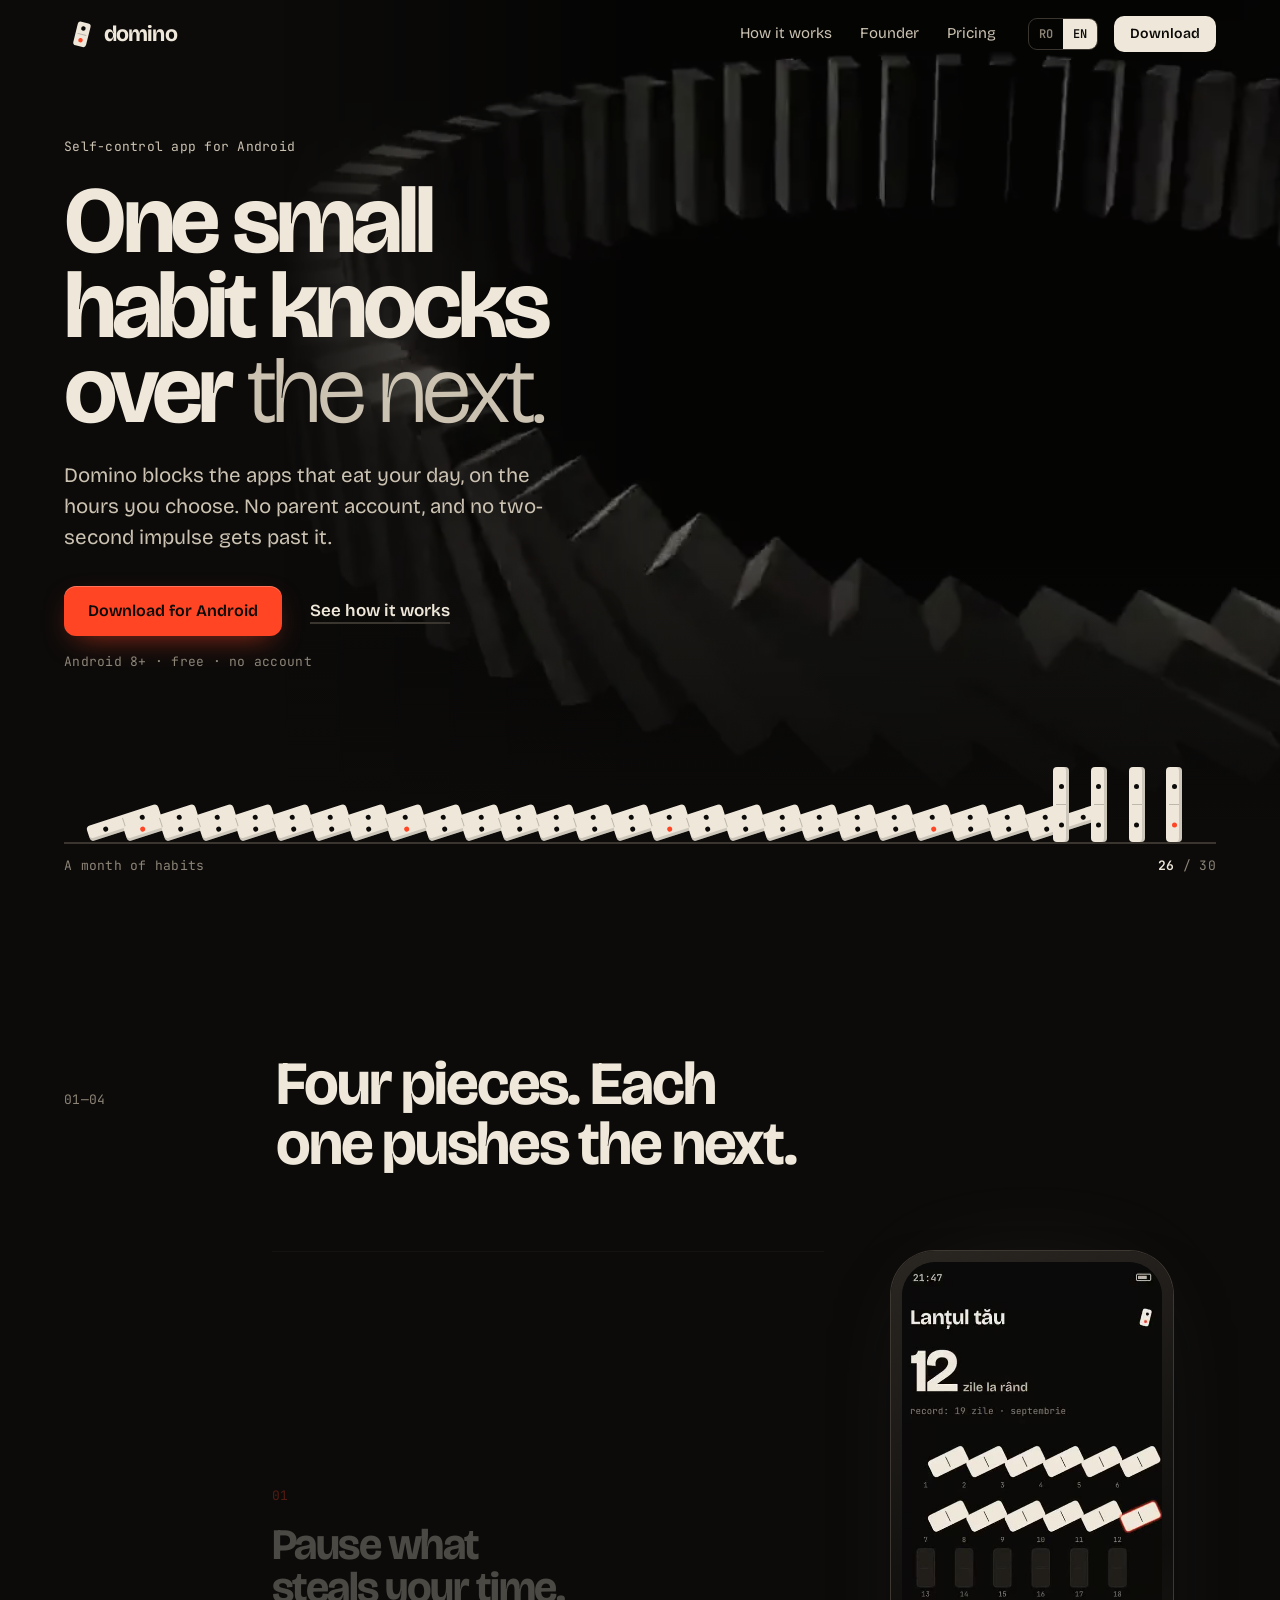
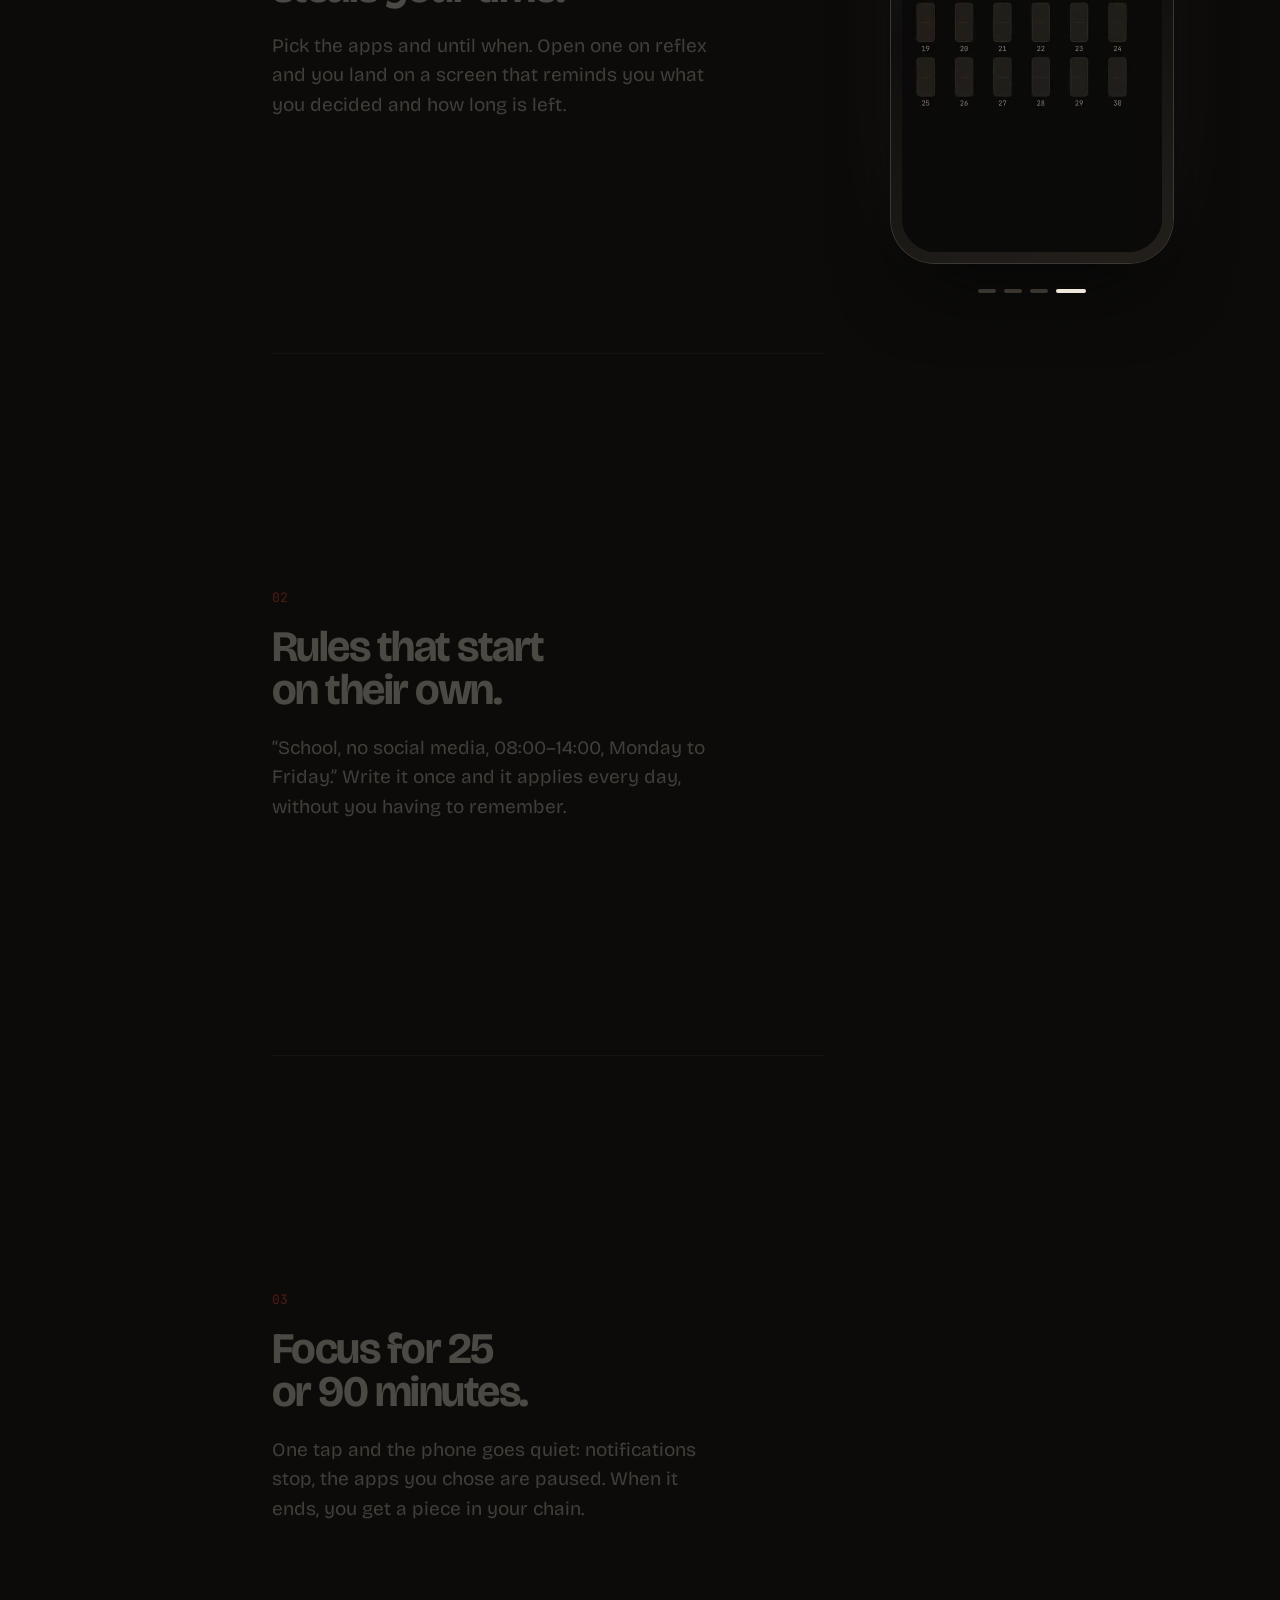
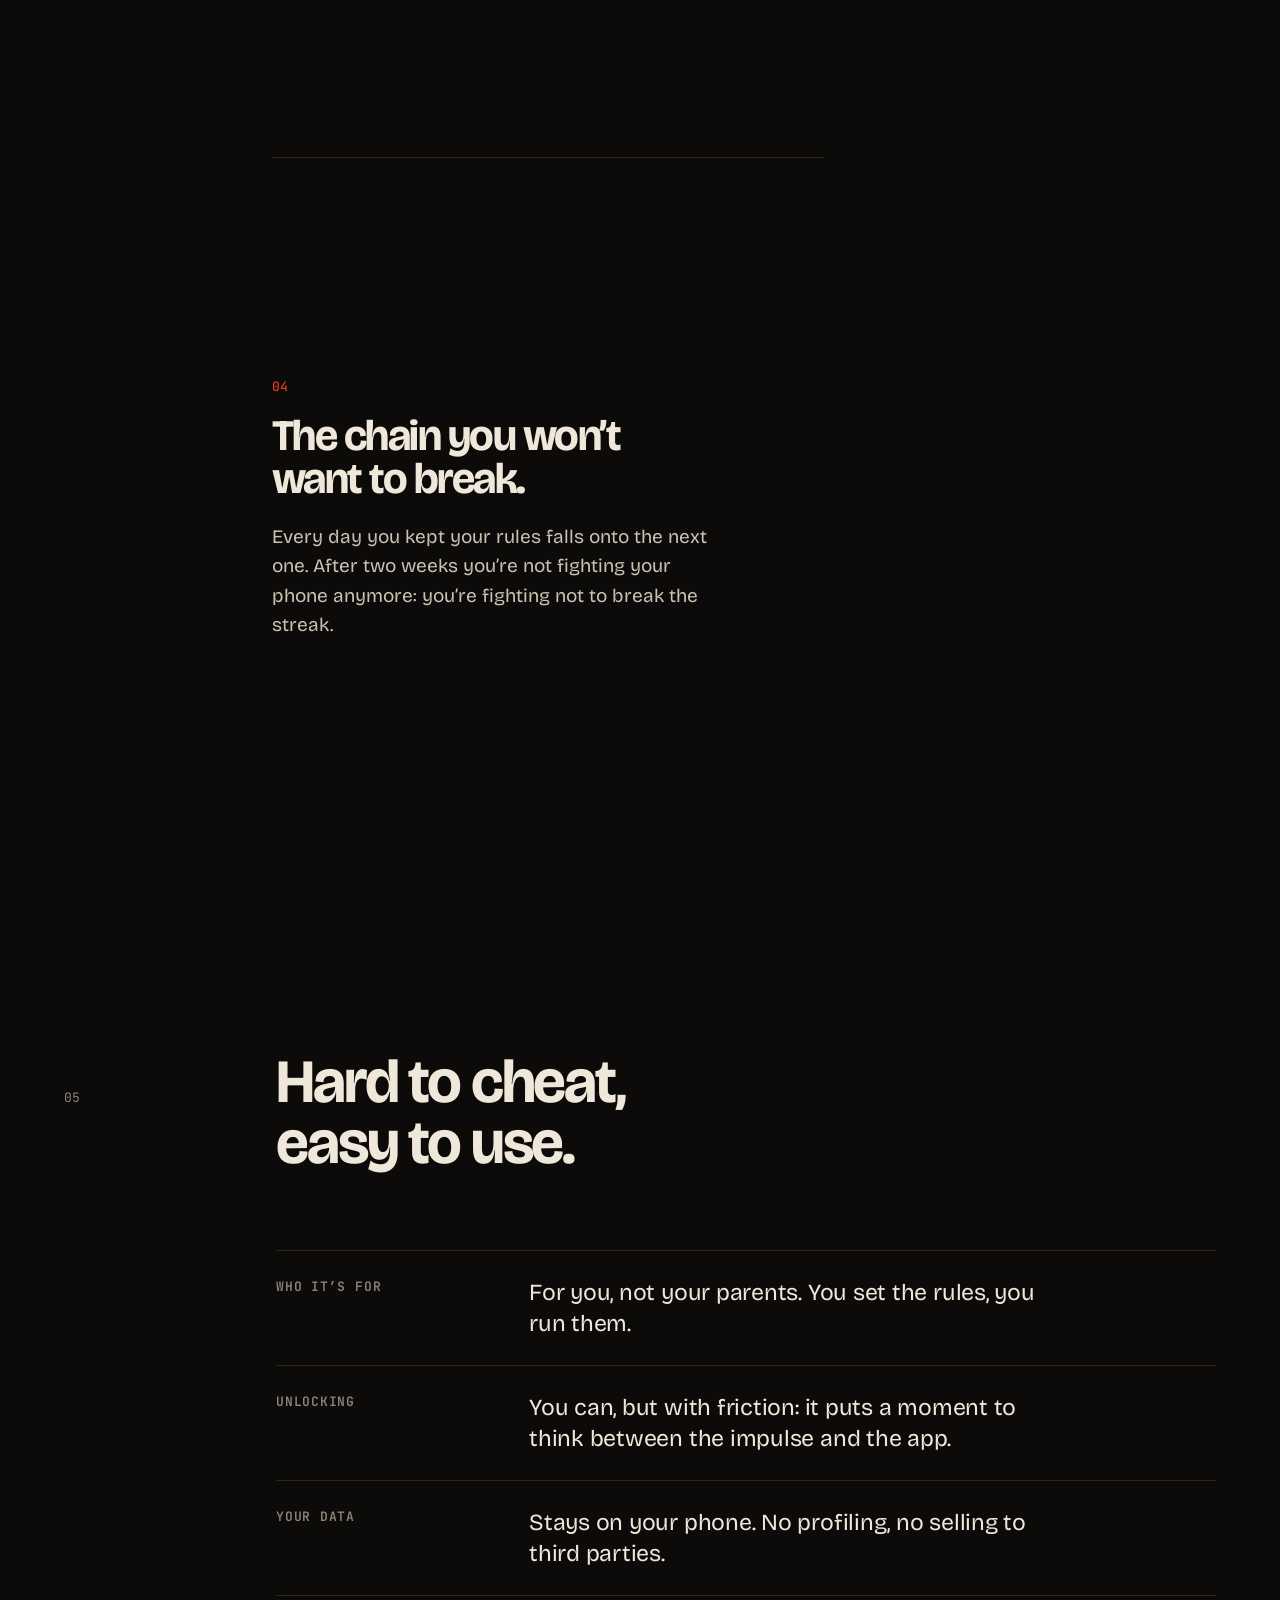
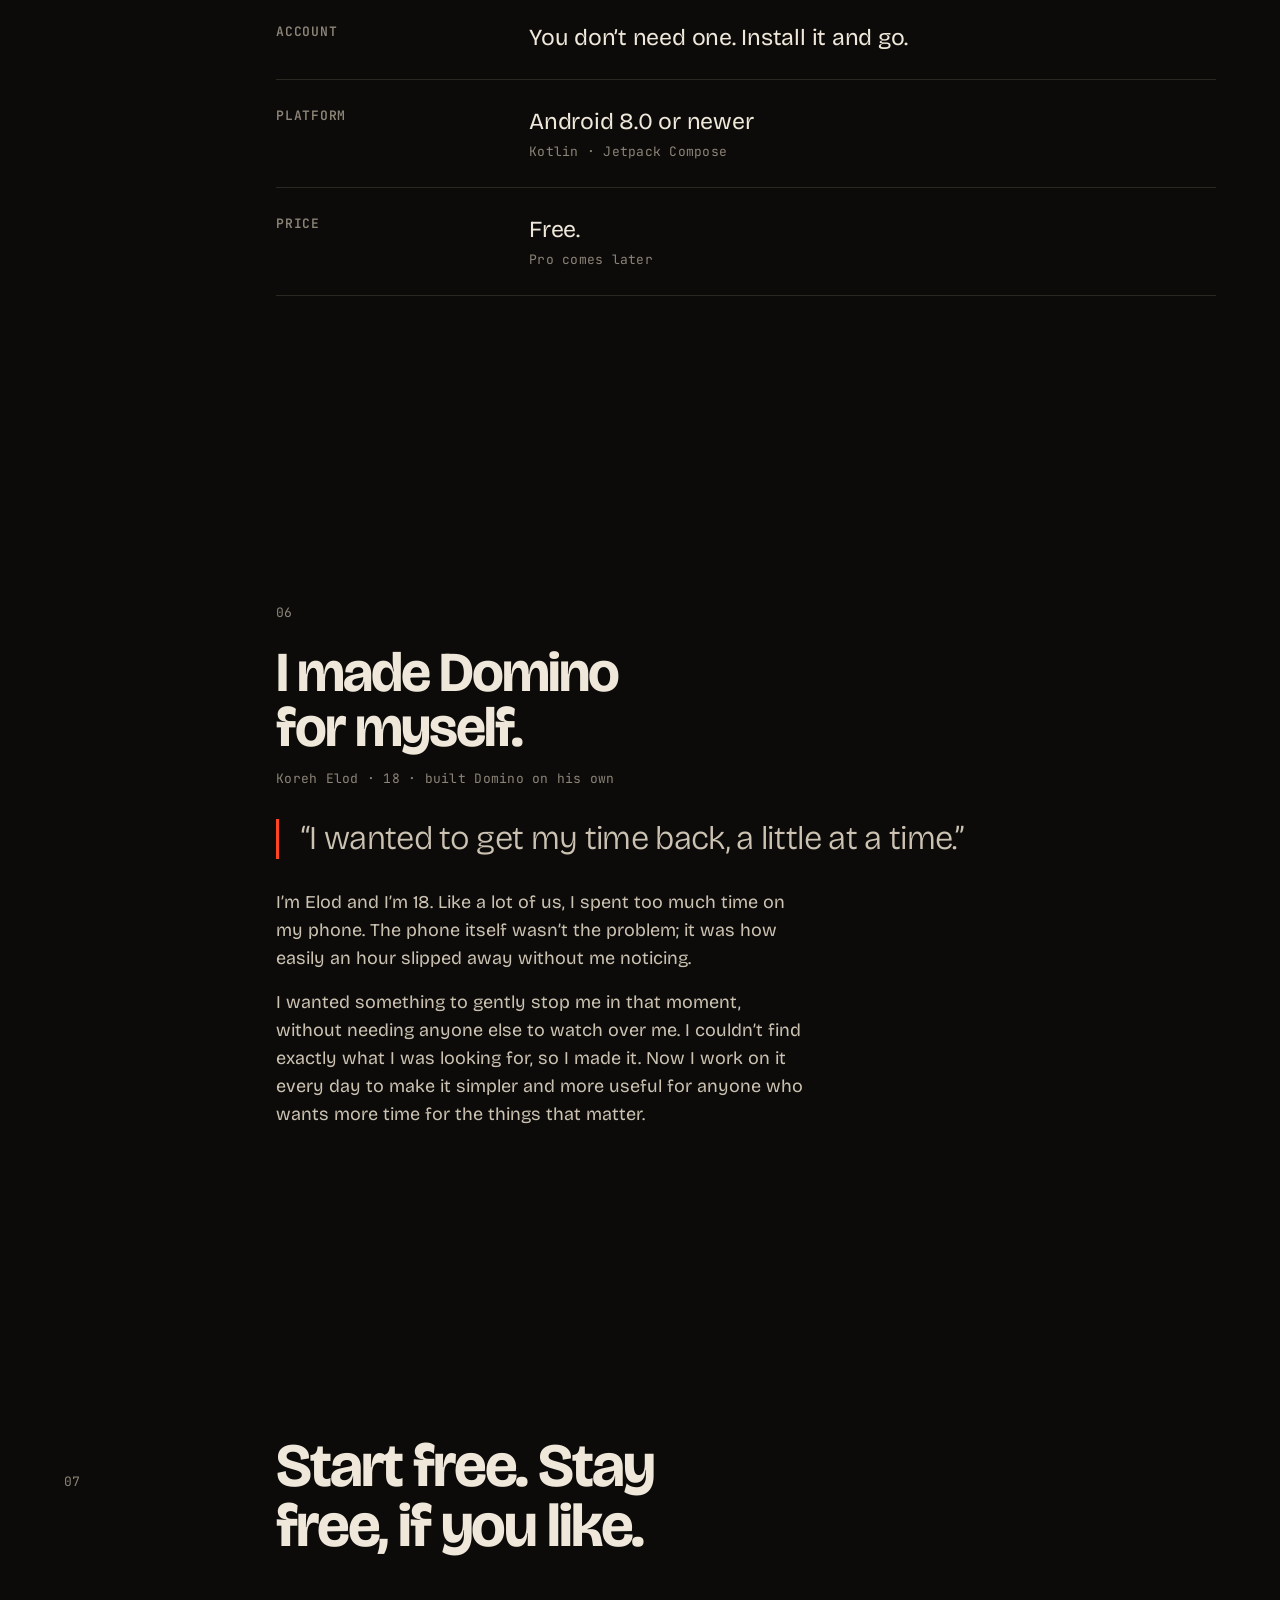
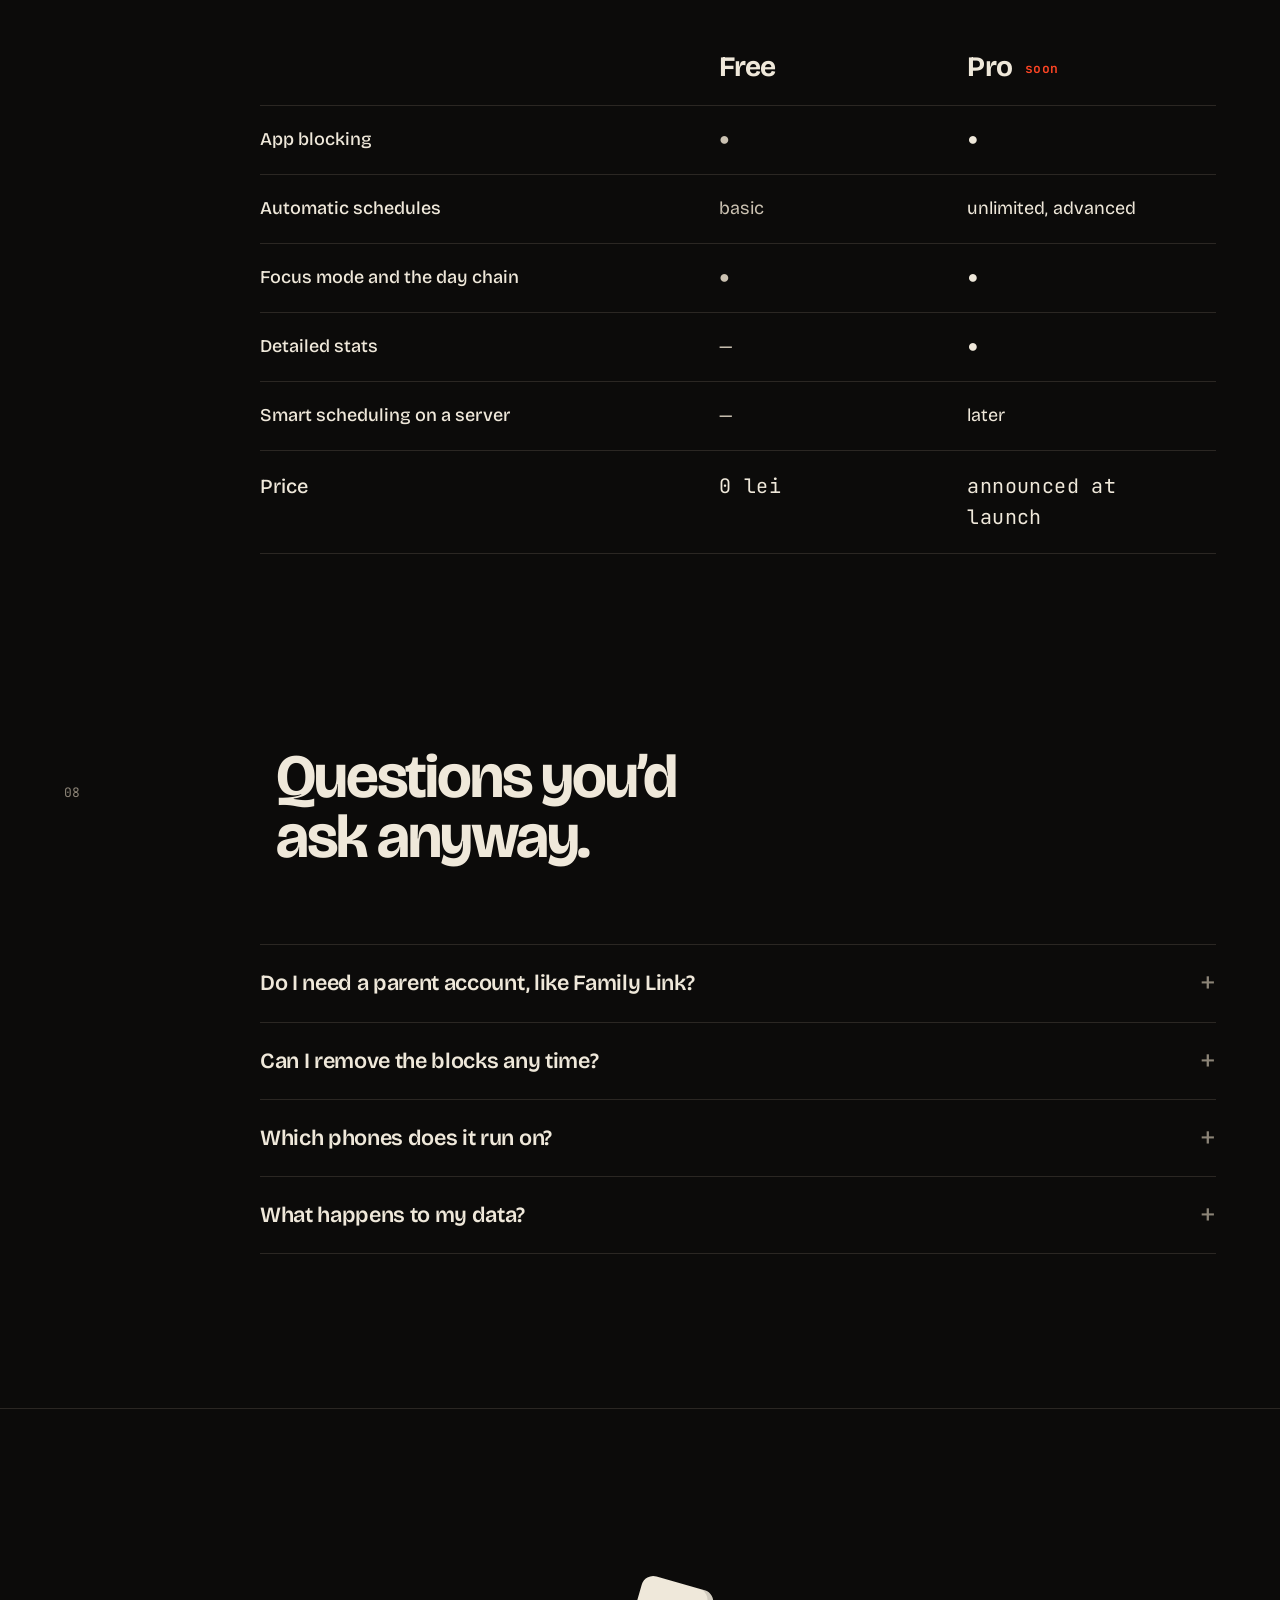
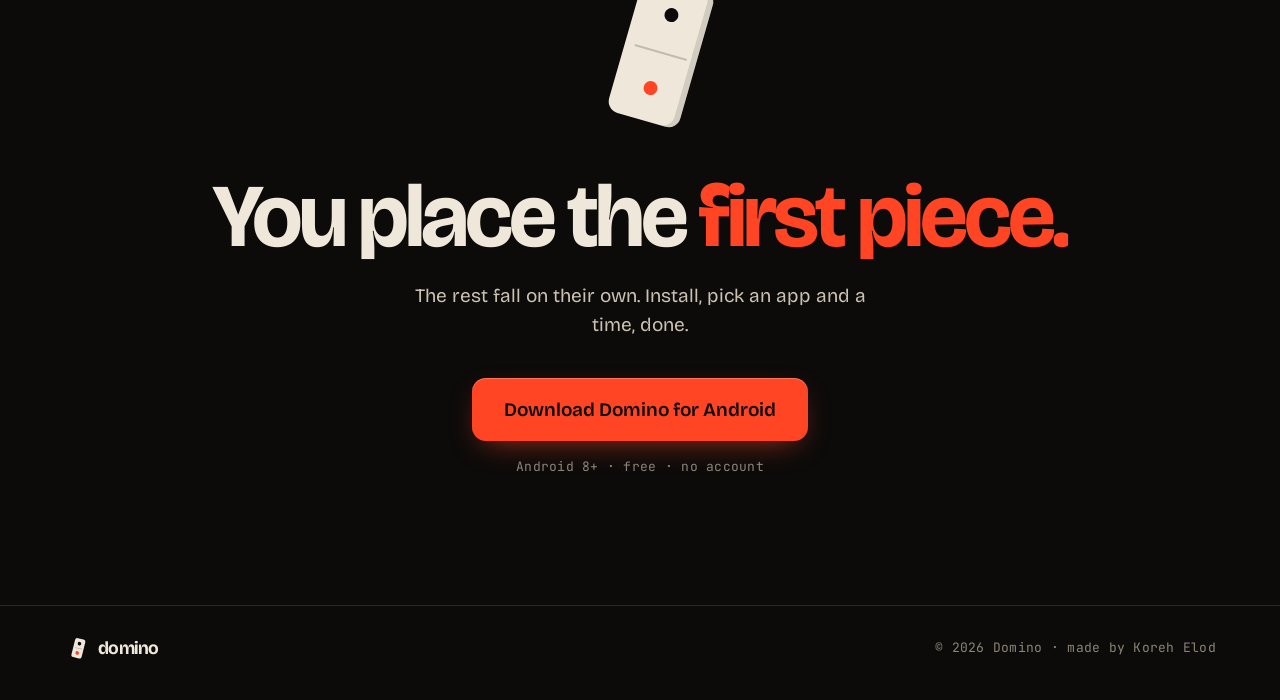
<file: index.html>
<!doctype html>
<html lang="ro">
<head>
<meta charset="utf-8">
<meta name="viewport" content="width=device-width, initial-scale=1">
<title>Domino: aplicația care îți blochează singur distragerile, pe Android</title>
<meta name="description" content="Domino blochează aplicațiile care îți mănâncă ziua, pe orele alese de tine. Fără cont de părinte. Android 8+, gratuit.">
<link rel="canonical" href="https://elod3.github.io/domino/">
<meta property="og:title" content="Domino: un obicei mic îl dărâmă pe următorul">
<meta property="og:description" content="Blochează aplicațiile care îți mănâncă ziua, pe orele alese de tine. Fără cont de părinte. Android, gratuit.">
<meta property="og:type" content="website">
<meta property="og:url" content="https://elod3.github.io/domino/">
<meta property="og:image" content="https://elod3.github.io/domino/assets/img/og.jpg">
<meta property="og:image:width" content="1200">
<meta property="og:image:height" content="630">
<meta property="og:locale" content="ro_RO">
<meta name="twitter:card" content="summary_large_image">
<meta name="theme-color" content="#0c0b0a">
<link rel="icon" href="assets/img/favicon.svg" type="image/svg+xml">
<link rel="preload" href="assets/fonts/bricolage-grotesque-300_800-latin.woff2" as="font" type="font/woff2" crossorigin>
<link rel="preload" href="assets/media/lant-poster.webp" as="image">
<link rel="stylesheet" href="assets/fonts.css?v=3">
<link rel="stylesheet" href="assets/site.css?v=3">
<script>document.documentElement.classList.add('js');</script>
</head>
<body data-download="#descarca">

<header class="nav" id="nav">
  <a class="brand" href="#top" aria-label="Domino, la început">
    <img src="assets/img/logo.svg" alt="" width="30" height="30">
    <span>domino</span>
  </a>
  <nav class="nav__links" aria-label="Secțiuni">
    <a href="#cum" data-t="nav.how">Cum merge</a>
    <a href="#fondator" data-t="nav.founder">Fondator</a>
    <a href="#preturi" data-t="nav.pricing">Prețuri</a>
  </nav>
  <div class="nav__end">
    <div class="lang" role="group" aria-label="Limba">
      <button type="button" data-lang="ro" aria-pressed="true">RO</button>
      <button type="button" data-lang="en" aria-pressed="false">EN</button>
    </div>
    <a class="btn btn--bone btn--sm" href="#descarca" data-t="nav.cta">Descarcă</a>
  </div>
</header>

<main id="top">

<!-- HERO: lanțul de 30 de piese e o lună de obiceiuri. Prima piesă se clatină până o împingi. -->
<section class="hero" aria-labelledby="h1">
  <video class="hero__video" autoplay muted loop playsinline preload="metadata" poster="assets/media/lant-poster.webp" aria-hidden="true">
    <source src="assets/media/lant.mp4" type="video/mp4">
  </video>
  <div class="hero__body">
    <p class="kicker mono" data-t="hero.kicker">Aplicație de auto-control pentru Android</p>
    <h1 id="h1" data-t="hero.h1">Un obicei mic îl dărâmă pe <em>următorul.</em></h1>
    <p class="hero__lead" data-t="hero.lead">Domino blochează aplicațiile care îți mănâncă ziua, pe orele alese de tine. Fără cont de părinte și fără să te păcălească un impuls de două secunde.</p>
    <div class="hero__cta">
      <a class="btn btn--red" href="#descarca" data-t="hero.cta">Descarcă pentru Android</a>
      <a class="link" href="#cum" data-t="hero.more">Vezi cum merge</a>
    </div>
    <p class="meta mono" data-t="hero.meta">Android 8+ · 0 lei · fără cont</p>
  </div>

  <div class="chain" id="chain">
    <p class="chain__hint mono" id="chainHint" data-t="chain.hint">Împinge prima piesă</p>
    <button class="chain__row" id="chainRow" type="button" aria-describedby="chainHint">
      <span class="sr" data-t="chain.sr">Împinge prima piesă</span>
    </button>
    <div class="chain__head mono">
      <span data-t="chain.label">O lună de obiceiuri</span>
      <span><b id="chainN">00</b> / 30</span>
    </div>
  </div>
</section>

<!-- CUM MERGE: telefonul stă fix, lista curge; fiecare funcție are clipul ei. -->
<section class="how" id="cum" aria-labelledby="how-h">
  <header class="sec-head">
    <span class="idx mono">01—04</span>
    <h2 id="how-h" data-t="how.h">Patru piese. Fiecare o împinge pe următoarea.</h2>
  </header>

  <div class="how__grid">
    <ol class="how__list">
      <li class="step" data-clip="blocare">
        <span class="step__n mono">01</span>
        <h3 data-t="s1.h">Pui pe pauză ce te fură.</h3>
        <p data-t="s1.p">Alegi aplicațiile și până când. Când le deschizi din reflex, dai de un ecran care îți amintește ce ai hotărât și cât mai ai.</p>
        <video class="step__video" muted loop playsinline preload="none" poster="assets/media/clip-blocare.jpg" aria-hidden="true"><source src="assets/media/clip-blocare.mp4" type="video/mp4"></video>
      </li>
      <li class="step" data-clip="program">
        <span class="step__n mono">02</span>
        <h3 data-t="s2.h">Reguli care pornesc singure.</h3>
        <p data-t="s2.p">„Școală, fără social media, 08:00–14:00, de luni până vineri.” O scrii o dată și se aplică în fiecare zi, fără să-ți mai amintești tu.</p>
        <video class="step__video" muted loop playsinline preload="none" poster="assets/media/clip-program.jpg" aria-hidden="true"><source src="assets/media/clip-program.mp4" type="video/mp4"></video>
      </li>
      <li class="step" data-clip="focus">
        <span class="step__n mono">03</span>
        <h3 data-t="s3.h">Focus de 25 sau 90 de minute.</h3>
        <p data-t="s3.p">Un tap și telefonul tace: notificările se opresc, aplicațiile alese intră în pauză. La final primești o piesă în lanț.</p>
        <video class="step__video" muted loop playsinline preload="none" poster="assets/media/clip-focus.jpg" aria-hidden="true"><source src="assets/media/clip-focus.mp4" type="video/mp4"></video>
      </li>
      <li class="step" data-clip="streak">
        <span class="step__n mono">04</span>
        <h3 data-t="s4.h">Lanțul pe care nu vrei să-l rupi.</h3>
        <p data-t="s4.p">Fiecare zi în care ți-ai ținut regulile cade peste următoarea. După două săptămâni nu mai lupți cu telefonul: lupți să nu strici seria.</p>
        <video class="step__video" muted loop playsinline preload="none" poster="assets/media/clip-streak.jpg" aria-hidden="true"><source src="assets/media/clip-streak.mp4" type="video/mp4"></video>
      </li>
    </ol>

    <div class="phone" aria-hidden="true">
      <div class="phone__screen" id="phoneScreen">
        <video data-clip="blocare" muted loop playsinline preload="metadata" poster="assets/media/clip-blocare.jpg"><source src="assets/media/clip-blocare.mp4" type="video/mp4"></video>
        <video data-clip="program" muted loop playsinline preload="none" poster="assets/media/clip-program.jpg"><source src="assets/media/clip-program.mp4" type="video/mp4"></video>
        <video data-clip="focus" muted loop playsinline preload="none" poster="assets/media/clip-focus.jpg"><source src="assets/media/clip-focus.mp4" type="video/mp4"></video>
        <video data-clip="streak" muted loop playsinline preload="none" poster="assets/media/clip-streak.jpg"><source src="assets/media/clip-streak.mp4" type="video/mp4"></video>
      </div>
      <div class="phone__dots"><i data-clip="blocare"></i><i data-clip="program"></i><i data-clip="focus"></i><i data-clip="streak"></i></div>
    </div>
  </div>
</section>

<!-- FIȘA TEHNICĂ: ce e adevărat despre aplicație, în formă de document, nu de carduri. -->
<section class="spec" aria-labelledby="spec-h">
  <header class="sec-head">
    <span class="idx mono">05</span>
    <h2 id="spec-h" data-t="spec.h">Greu de păcălit, ușor de folosit.</h2>
  </header>
  <dl class="spec__table">
    <div><dt data-t="spec.k1">Pentru cine</dt><dd data-t="spec.v1">Pentru tine, nu pentru părinții tăi. Tu pui regulile, tu le administrezi.</dd></div>
    <div><dt data-t="spec.k2">Deblocare</dt><dd data-t="spec.v2">Se poate, dar cu frecare: între impuls și aplicație pune o pauză de gândire.</dd></div>
    <div><dt data-t="spec.k3">Datele tale</dt><dd data-t="spec.v3">Rămân pe telefon. Fără profilare, fără vânzare către terți.</dd></div>
    <div><dt data-t="spec.k4">Cont</dt><dd data-t="spec.v4">Nu-ți trebuie. O instalezi și pornești.</dd></div>
    <div><dt data-t="spec.k5">Platformă</dt><dd><span data-t="spec.v5">Android 8.0 sau mai nou</span> <span class="mono dim">Kotlin · Jetpack Compose</span></dd></div>
    <div><dt data-t="spec.k6">Preț</dt><dd><span data-t="spec.v6">Gratuit.</span> <span class="mono dim" data-t="spec.v6b">Pro vine mai târziu</span></dd></div>
  </dl>
</section>

<!-- FONDATOR: doar text, la persoana întâi. -->
<section class="founder" id="fondator" aria-labelledby="f-h">
  <div class="founder__text">
    <span class="idx mono">06</span>
    <h2 id="f-h" data-t="f.h">Am făcut Domino pentru mine.</h2>
    <p class="founder__by mono">Koreh Elod · <span data-t="f.cap">18 ani · a făcut Domino singur</span></p>
    <blockquote data-t="f.q">„Voiam să-mi recapăt timpul, puțin câte puțin.”</blockquote>
    <p data-t="f.p1">Sunt Elod și am 18 ani. Ca mulți dintre noi, îmi petreceam prea mult timp pe telefon. Nu mă deranja telefonul în sine, ci cât de ușor pierdeam o oră fără să-mi dau seama.</p>
    <p data-t="f.p2">Voiam ceva care să mă oprească blând în momentul ăla, fără să am nevoie de altcineva care să mă supravegheze. Nu am găsit exact ce căutam, așa că l-am făcut. Acum lucrez la el în fiecare zi, ca să fie mai simplu și mai util pentru oricine vrea mai mult timp pentru lucrurile care contează.</p>
  </div>
</section>

<!-- PREȚURI: o comparație pe rânduri, fără al treilea plan „Recomandat”. -->
<section class="pricing" id="preturi" aria-labelledby="p-h">
  <header class="sec-head">
    <span class="idx mono">07</span>
    <h2 id="p-h" data-t="p.h">Începi gratuit. Rămâi gratuit, dacă vrei.</h2>
  </header>
  <table class="plans">
    <thead>
      <tr><th scope="col"><span class="sr" data-t="p.feat">Funcție</span></th><th scope="col" data-t="p.free">Gratuit</th><th scope="col"><span data-t="p.pro">Pro</span> <span class="soon mono" data-t="p.soon">în curând</span></th></tr>
    </thead>
    <tbody>
      <tr><th scope="row" data-t="p.r1">Blocare aplicații</th><td>●</td><td>●</td></tr>
      <tr><th scope="row" data-t="p.r2">Programe automate</th><td data-t="p.r2a">de bază</td><td data-t="p.r2b">nelimitate, avansate</td></tr>
      <tr><th scope="row" data-t="p.r3">Mod focus și lanțul de zile</th><td>●</td><td>●</td></tr>
      <tr><th scope="row" data-t="p.r4">Statistici detaliate</th><td>—</td><td>●</td></tr>
      <tr><th scope="row" data-t="p.r5">Programare inteligentă pe server</th><td>—</td><td data-t="p.r5b">mai târziu</td></tr>
      <tr class="plans__price"><th scope="row" data-t="p.price">Preț</th><td class="mono">0 lei</td><td class="mono" data-t="p.pricePro">anunțat la lansare</td></tr>
    </tbody>
  </table>
</section>

<section class="faq" aria-labelledby="q-h">
  <header class="sec-head">
    <span class="idx mono">08</span>
    <h2 id="q-h" data-t="q.h">Întrebări pe care le-ai pune oricum.</h2>
  </header>
  <div class="faq__list">
    <details><summary data-t="q.q1">Îmi trebuie un cont de părinte, ca la Family Link?</summary><p data-t="q.a1">Nu. Domino e pentru auto-control: îți pui singur regulile și le administrezi singur.</p></details>
    <details><summary data-t="q.q2">Pot să scot blocajele oricând?</summary><p data-t="q.a2">Da, dar nu dintr-un impuls. Deblocarea cere o pauză, iar pauza aia e de obicei suficientă ca să nu mai vrei.</p></details>
    <details><summary data-t="q.q3">Pe ce telefoane merge?</summary><p data-t="q.a3">Pe Android 8.0 sau mai nou. E scrisă nativ, în Kotlin cu Jetpack Compose. O versiune de desktop e pe listă.</p></details>
    <details><summary data-t="q.q4">Ce se întâmplă cu datele mele?</summary><p data-t="q.a4">Rămân pe telefonul tău. Nu le vindem și nu facem profiluri din ele.</p></details>
  </div>
</section>

<!-- FINAL: o singură piesă în picioare; butonul o dărâmă. -->
<section class="final" id="descarca" aria-labelledby="d-h">
  <div class="final__tile" id="finalTile" aria-hidden="true"><i></i><i></i></div>
  <h2 id="d-h" data-t="d.h">Prima piesă o pui <em>tu.</em></h2>
  <p data-t="d.p">Restul cad singure. Instalezi, alegi o aplicație și o oră, gata.</p>
  <a class="btn btn--red btn--xl" id="download" href="#descarca" data-t="d.cta">Descarcă Domino pentru Android</a>
  <p class="meta mono" data-t="hero.meta">Android 8+ · 0 lei · fără cont</p>
</section>

</main>

<footer class="foot">
  <a class="brand" href="#top"><img src="assets/img/logo.svg" alt="" width="24" height="24"><span>domino</span></a>
  <p class="mono">© 2026 Domino · <span data-t="foot.by">făcut de Koreh Elod</span></p>
</footer>

<script src="assets/site.js?v=3" defer></script>
</body>
</html>
</file>
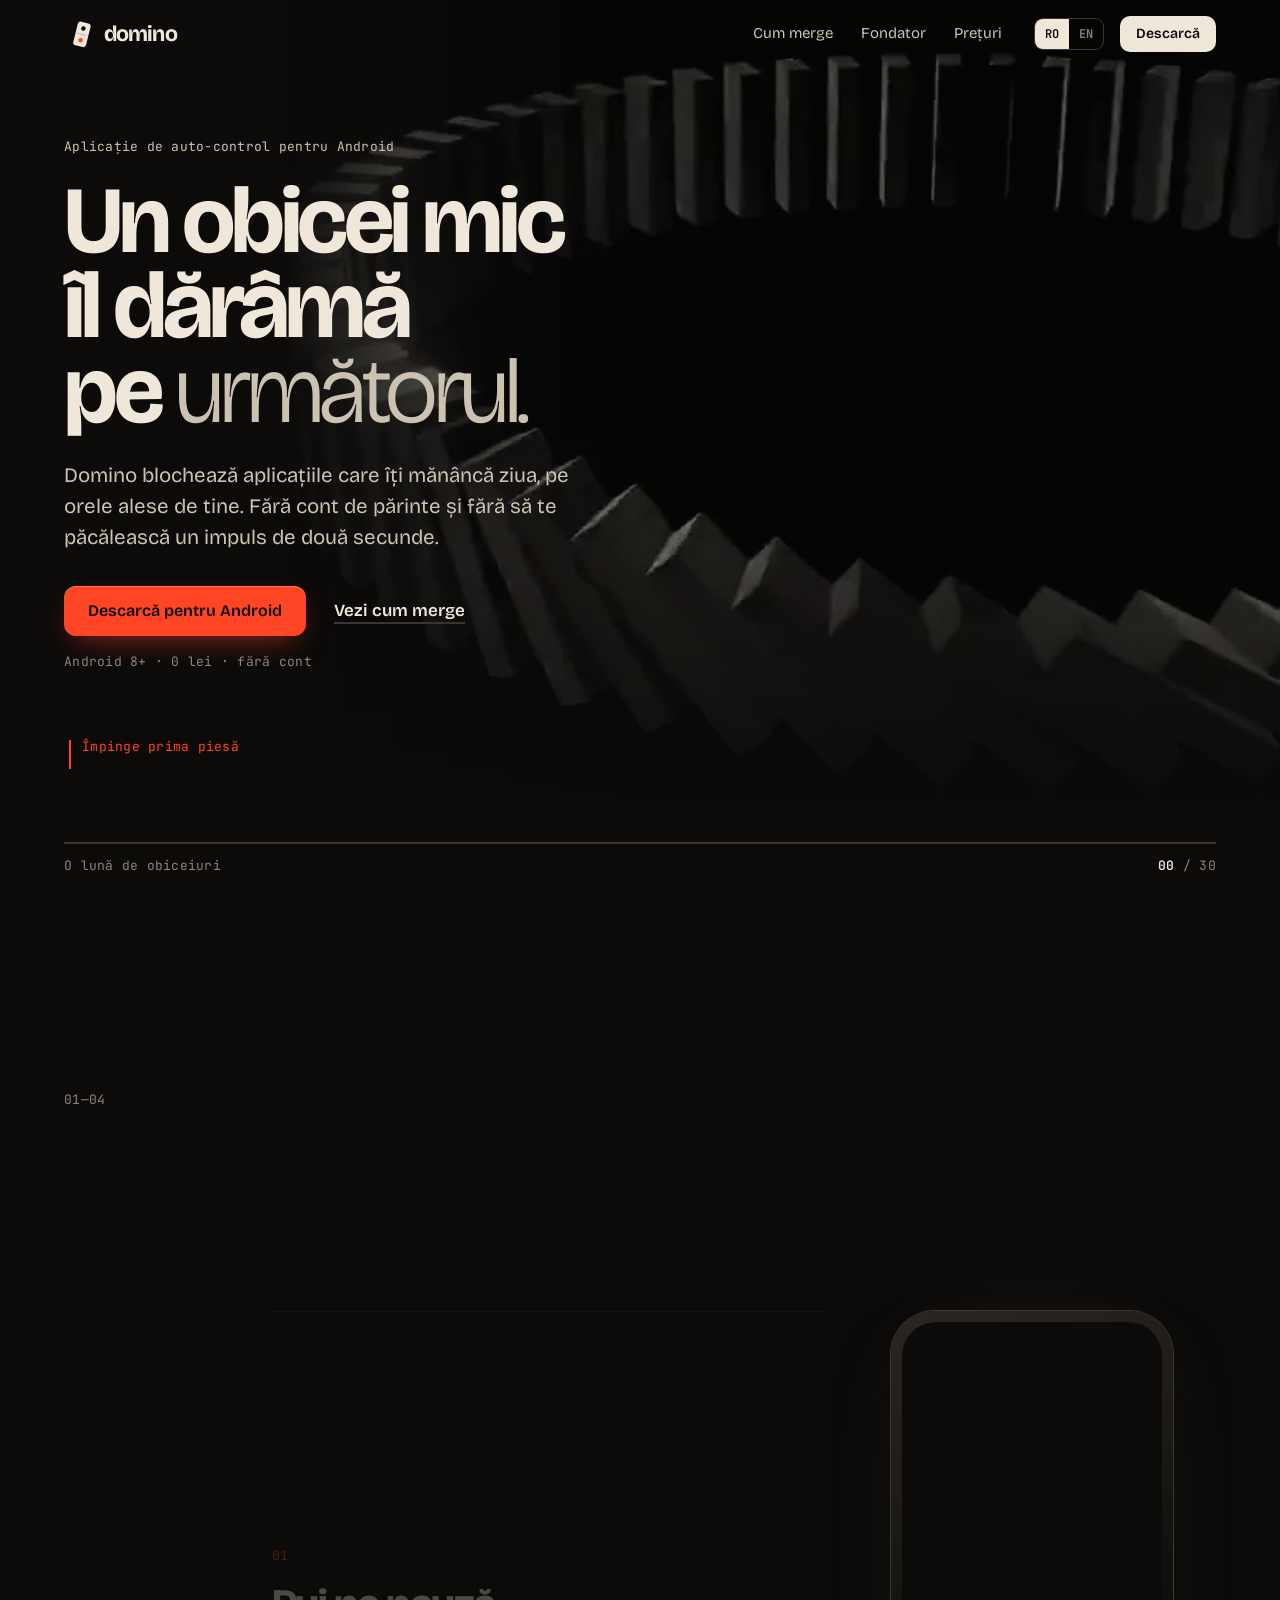
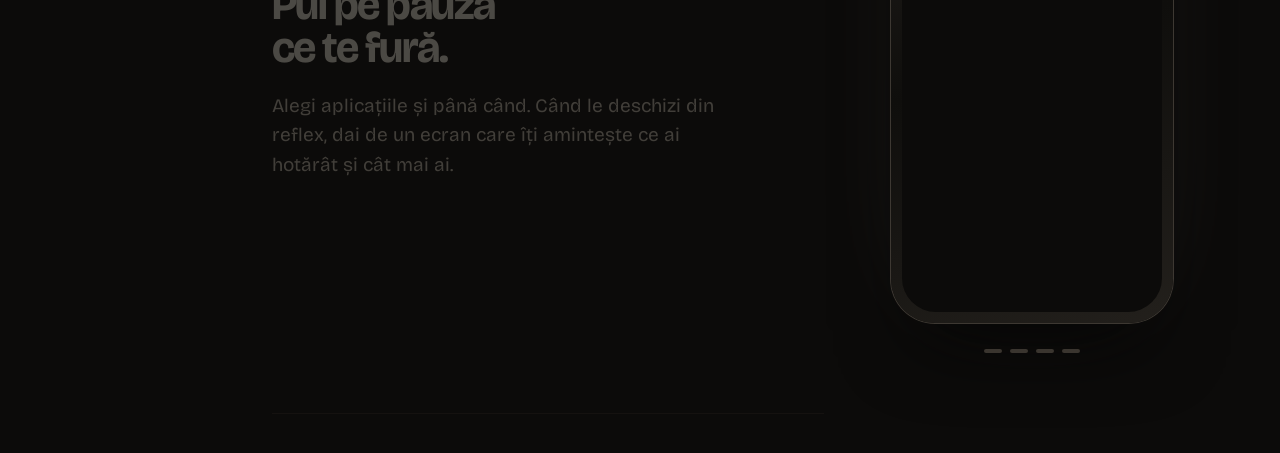
<file: fondator.html>
<!doctype html>
<html lang="ro">
<head>
<meta charset="utf-8">
<title>Domino — Fondator</title>
<meta name="robots" content="noindex">
<link rel="canonical" href="https://elod3.github.io/domino/#fondator">
<meta http-equiv="refresh" content="0; url=index.html#fondator">
</head>
<body style="background:#0c0b0a;color:#efe8da;font-family:sans-serif">
<p><a href="index.html#fondator" style="color:inherit">Fondator</a></p>
</body>
</html>
</file>
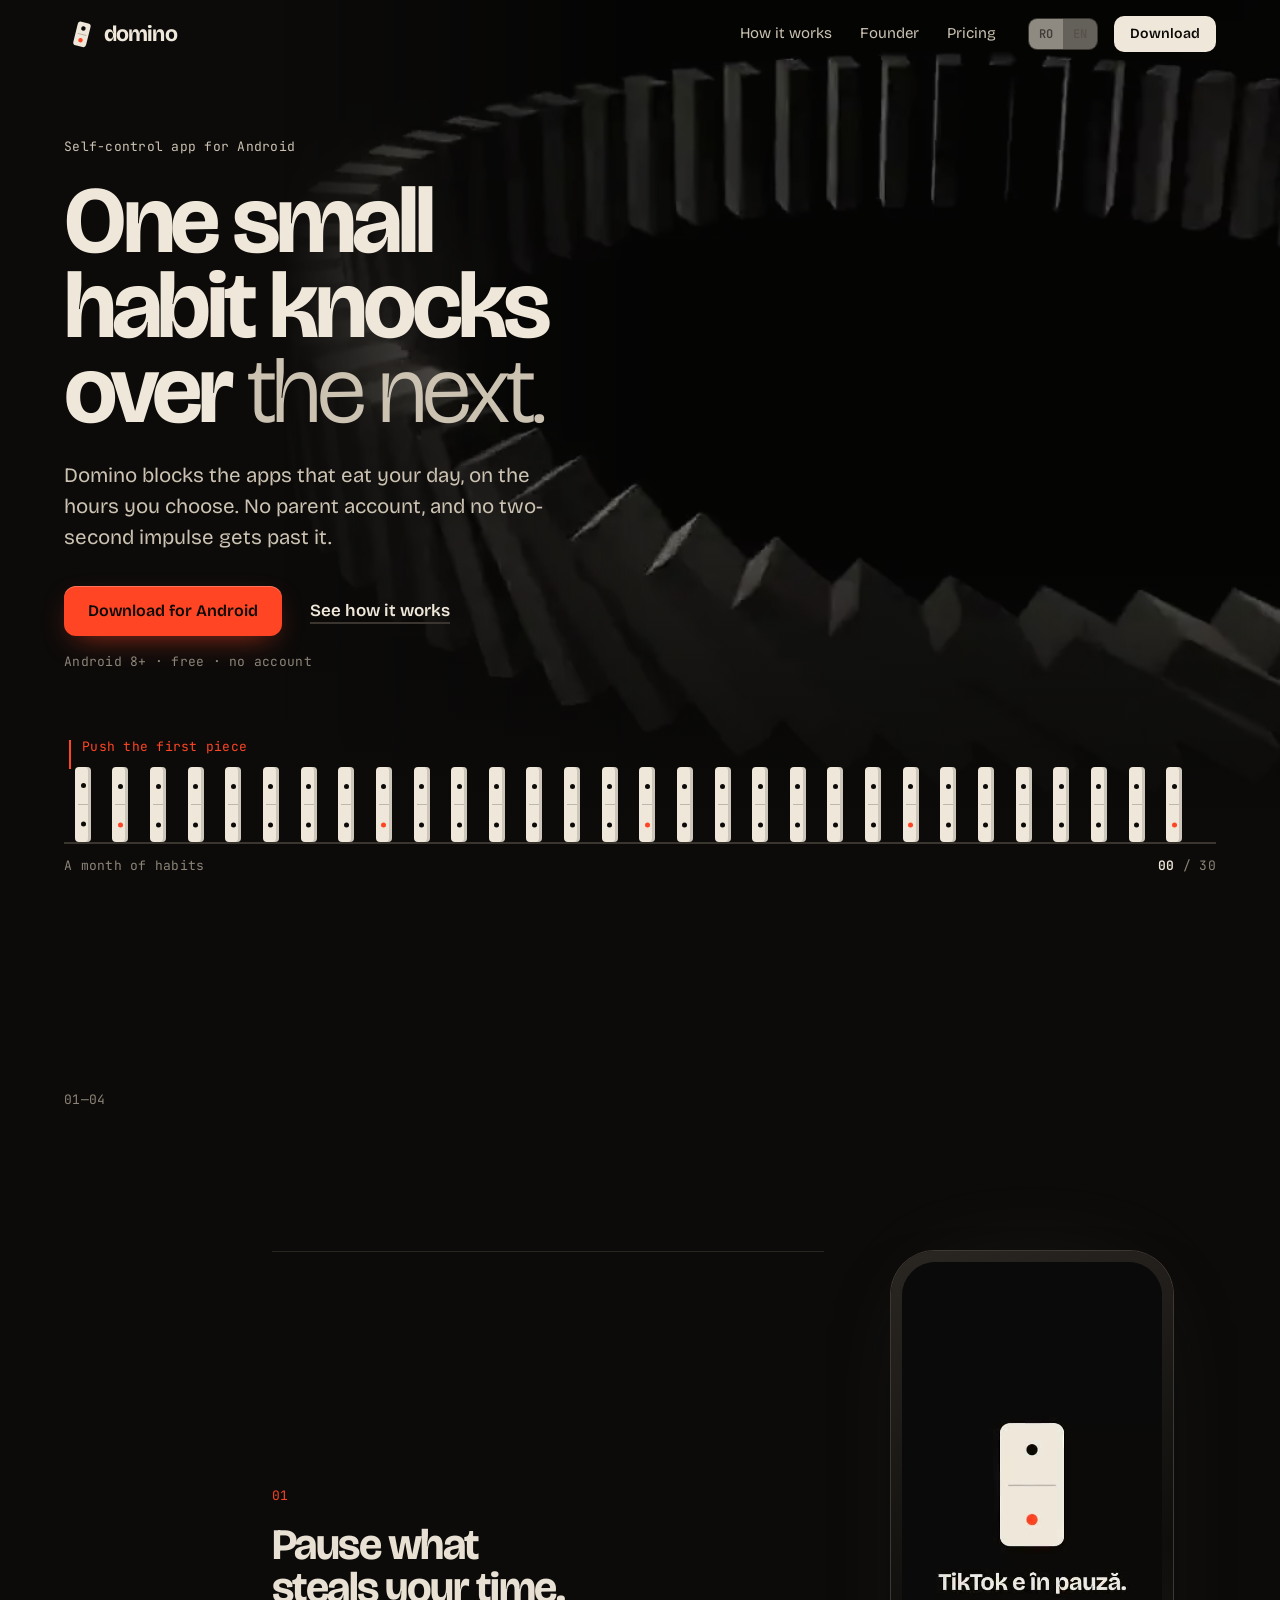
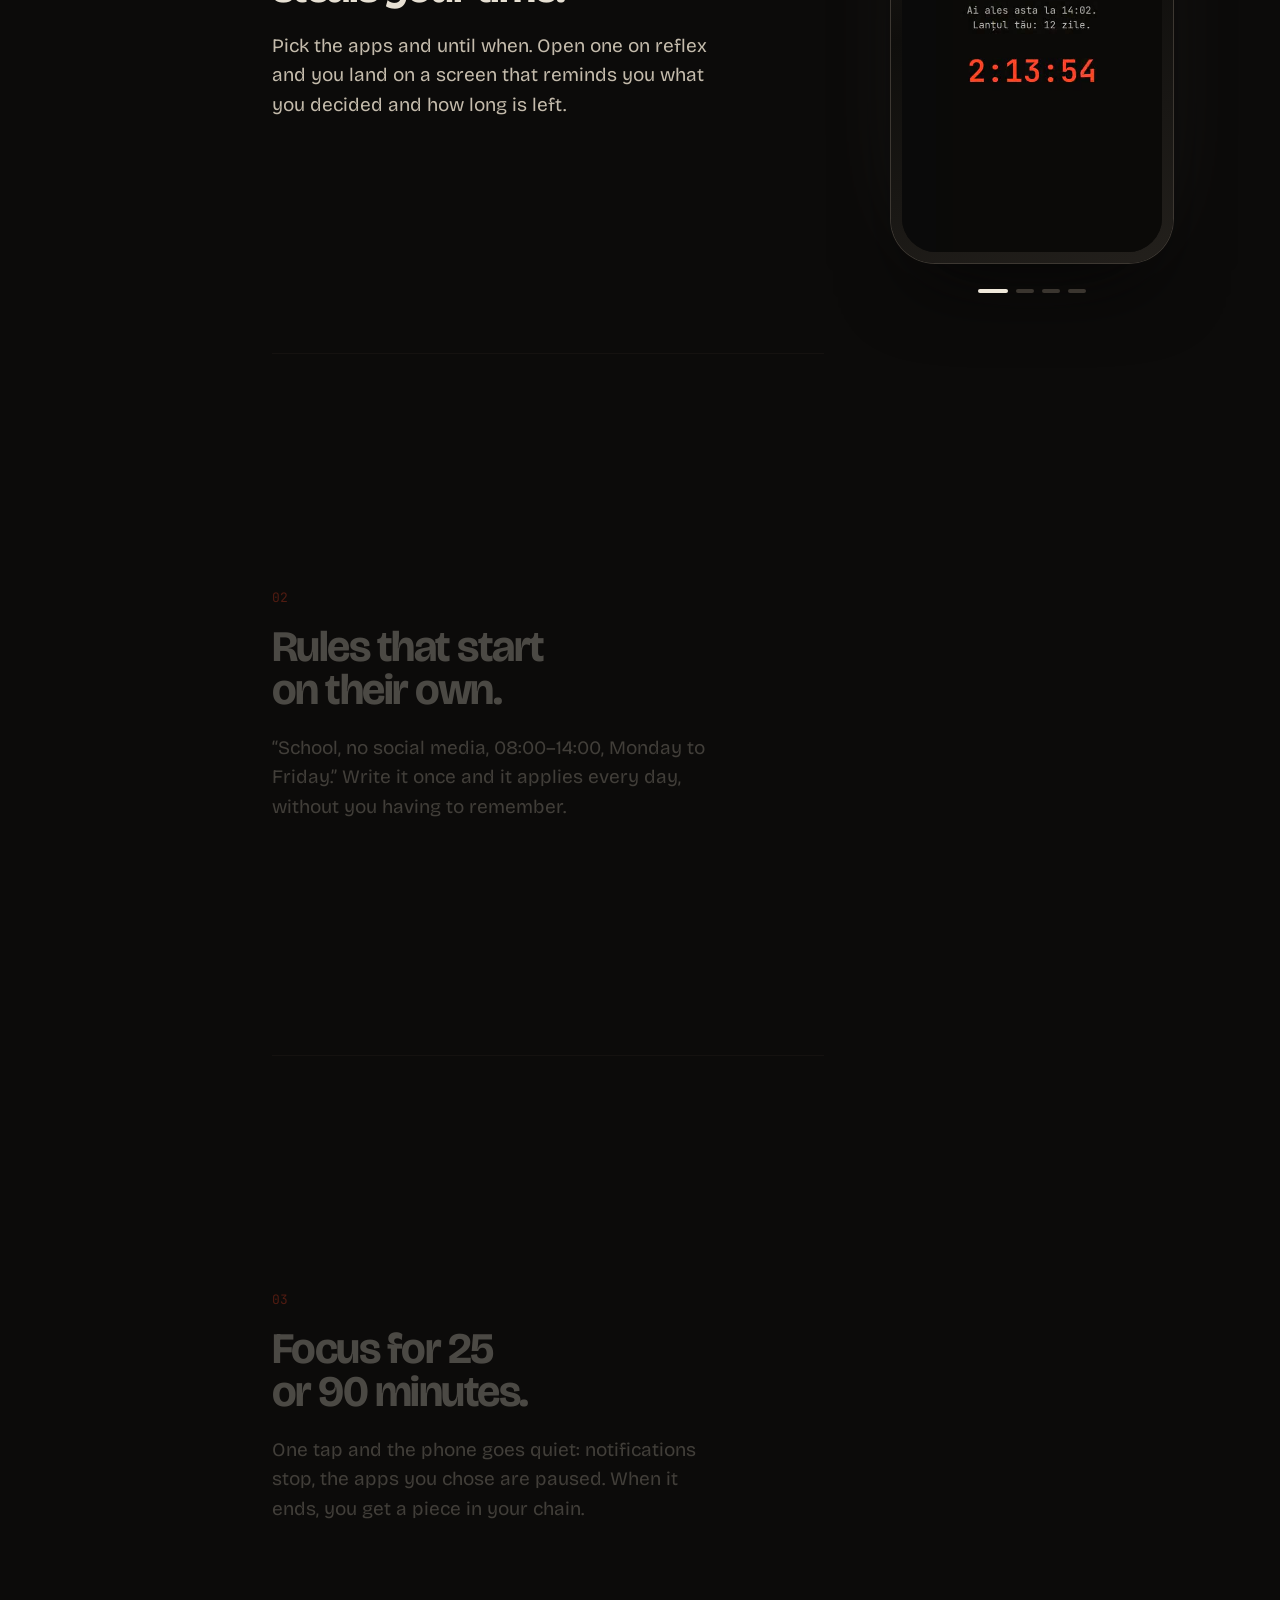
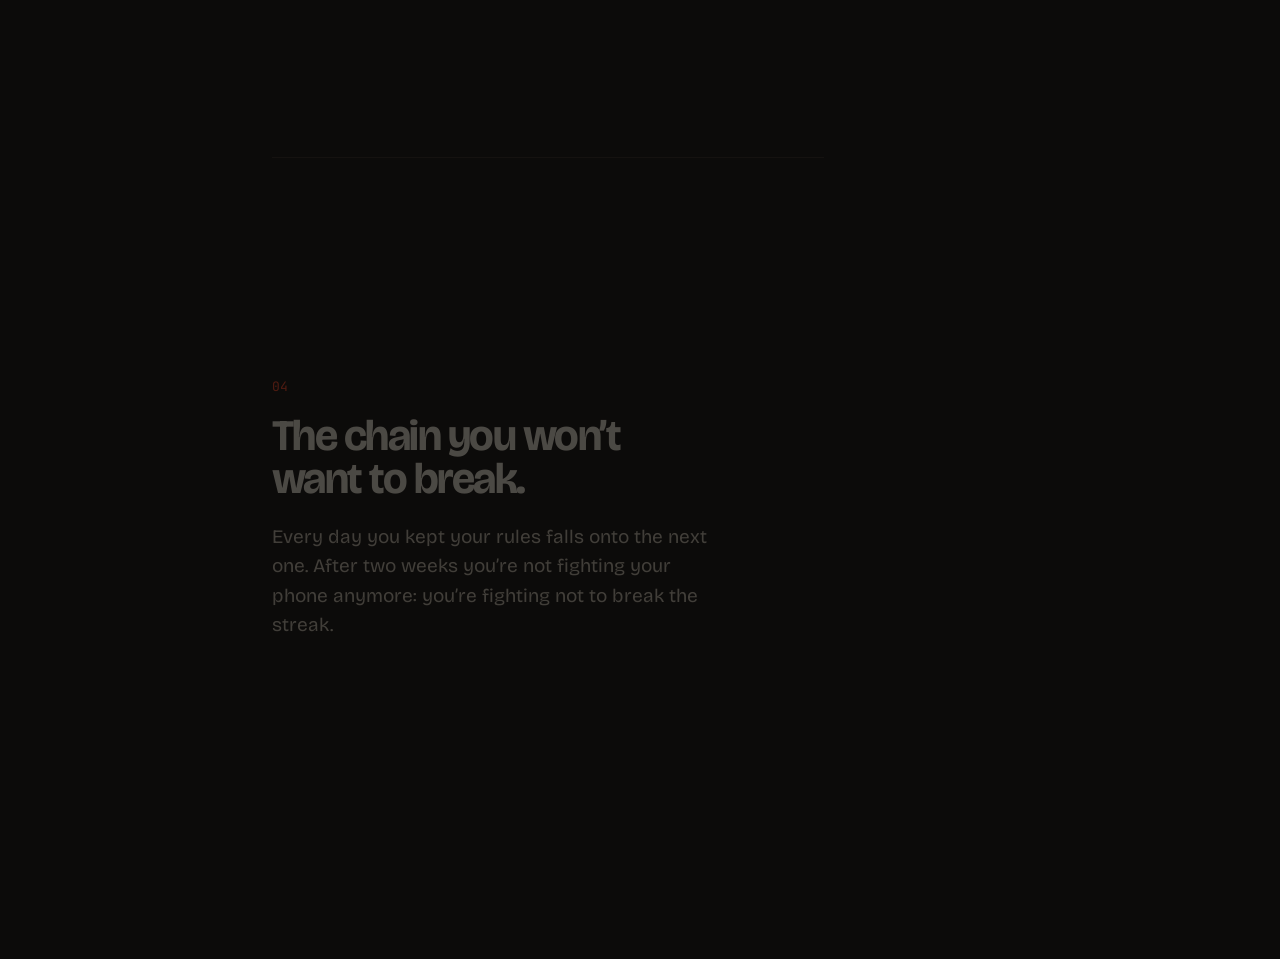
<file: preturi.html>
<!doctype html>
<html lang="ro">
<head>
<meta charset="utf-8">
<title>Domino — Prețuri</title>
<meta name="robots" content="noindex">
<link rel="canonical" href="https://elod3.github.io/domino/#preturi">
<meta http-equiv="refresh" content="0; url=index.html#preturi">
</head>
<body style="background:#0c0b0a;color:#efe8da;font-family:sans-serif">
<p><a href="index.html#preturi" style="color:inherit">Prețuri</a></p>
</body>
</html>
</file>
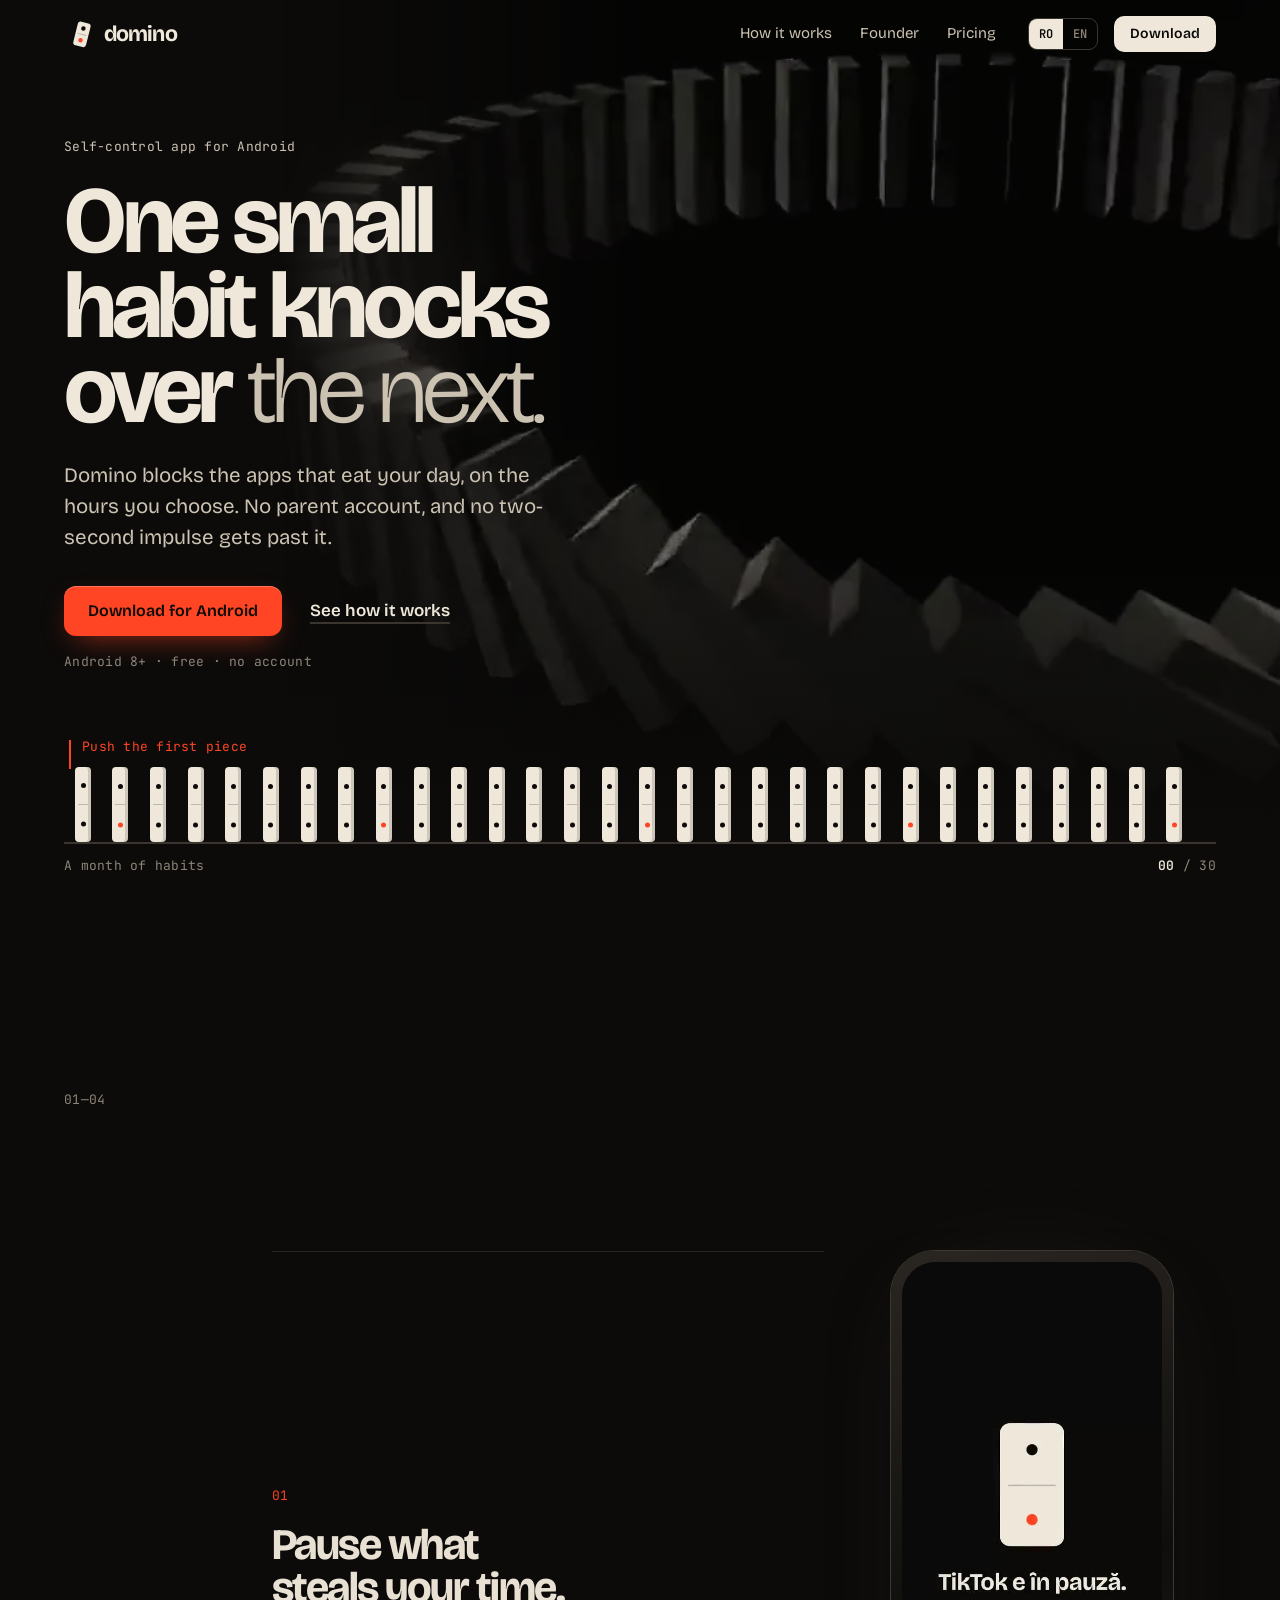
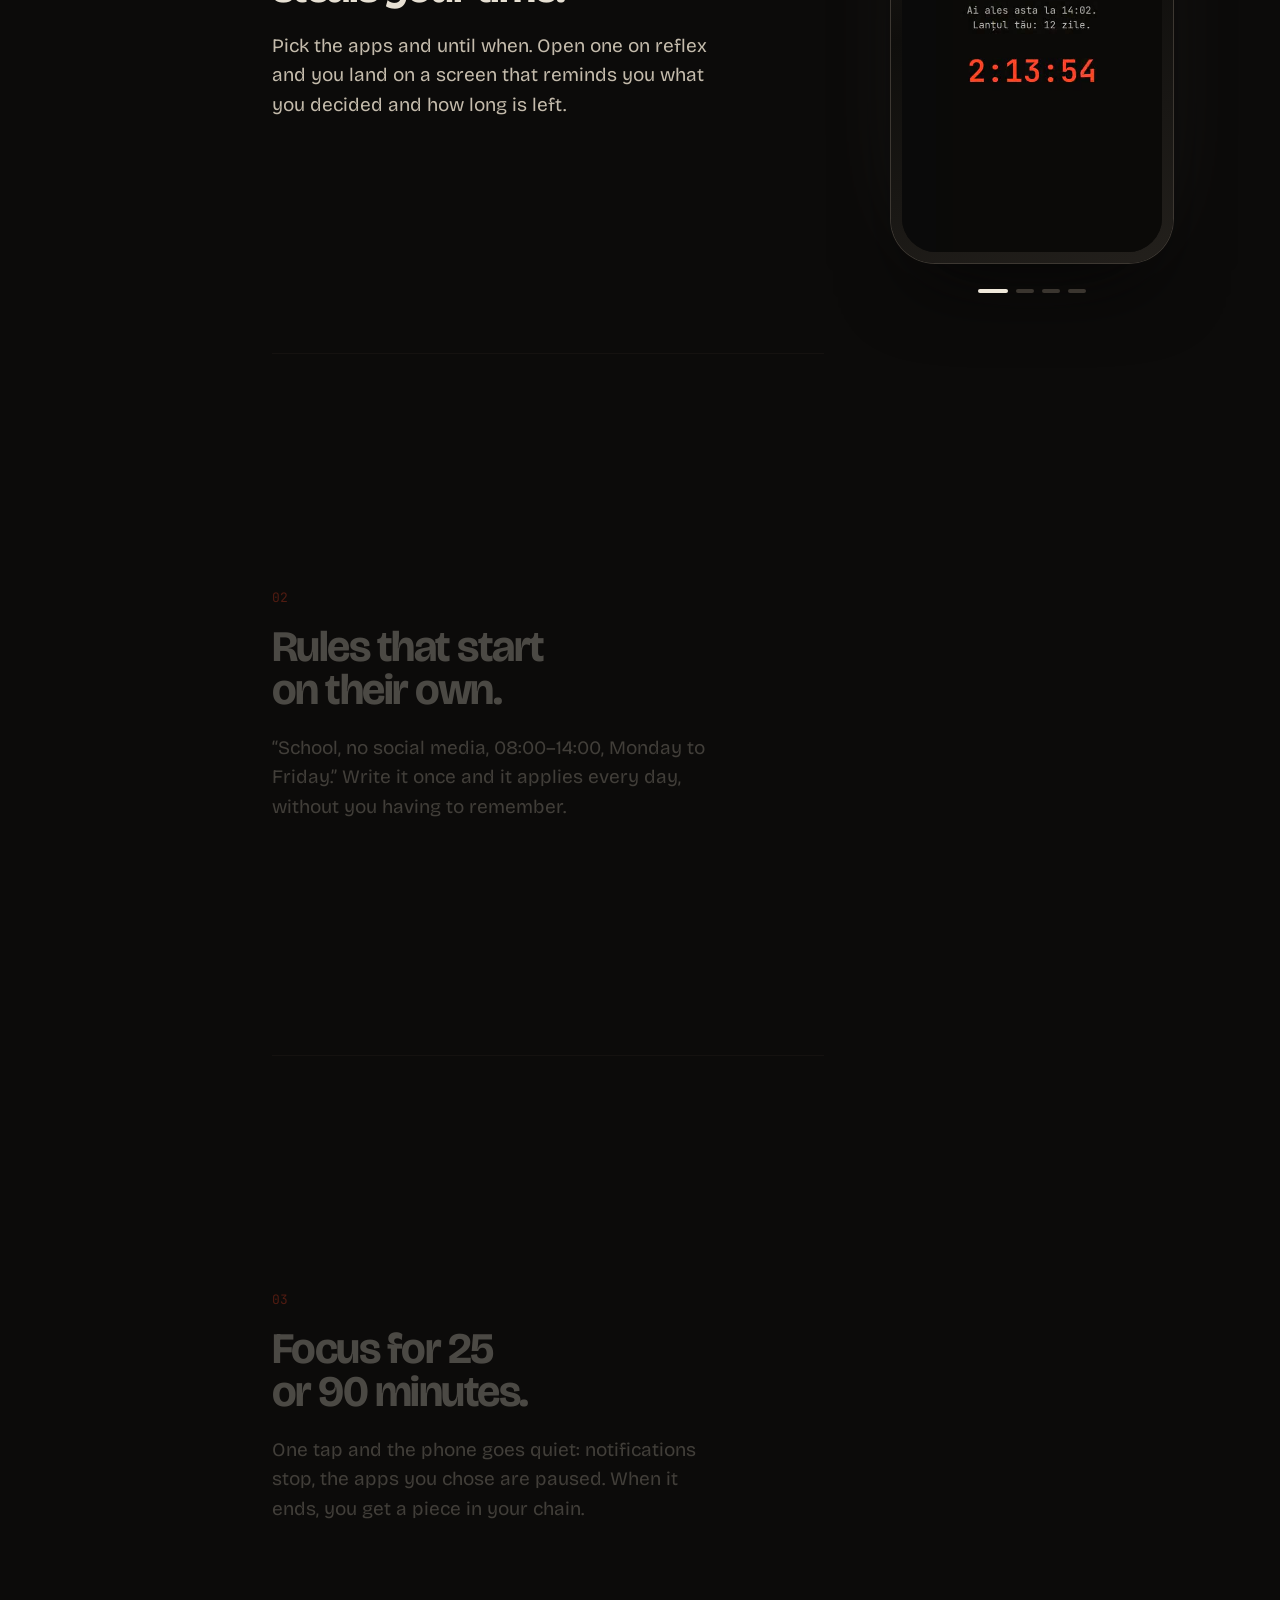
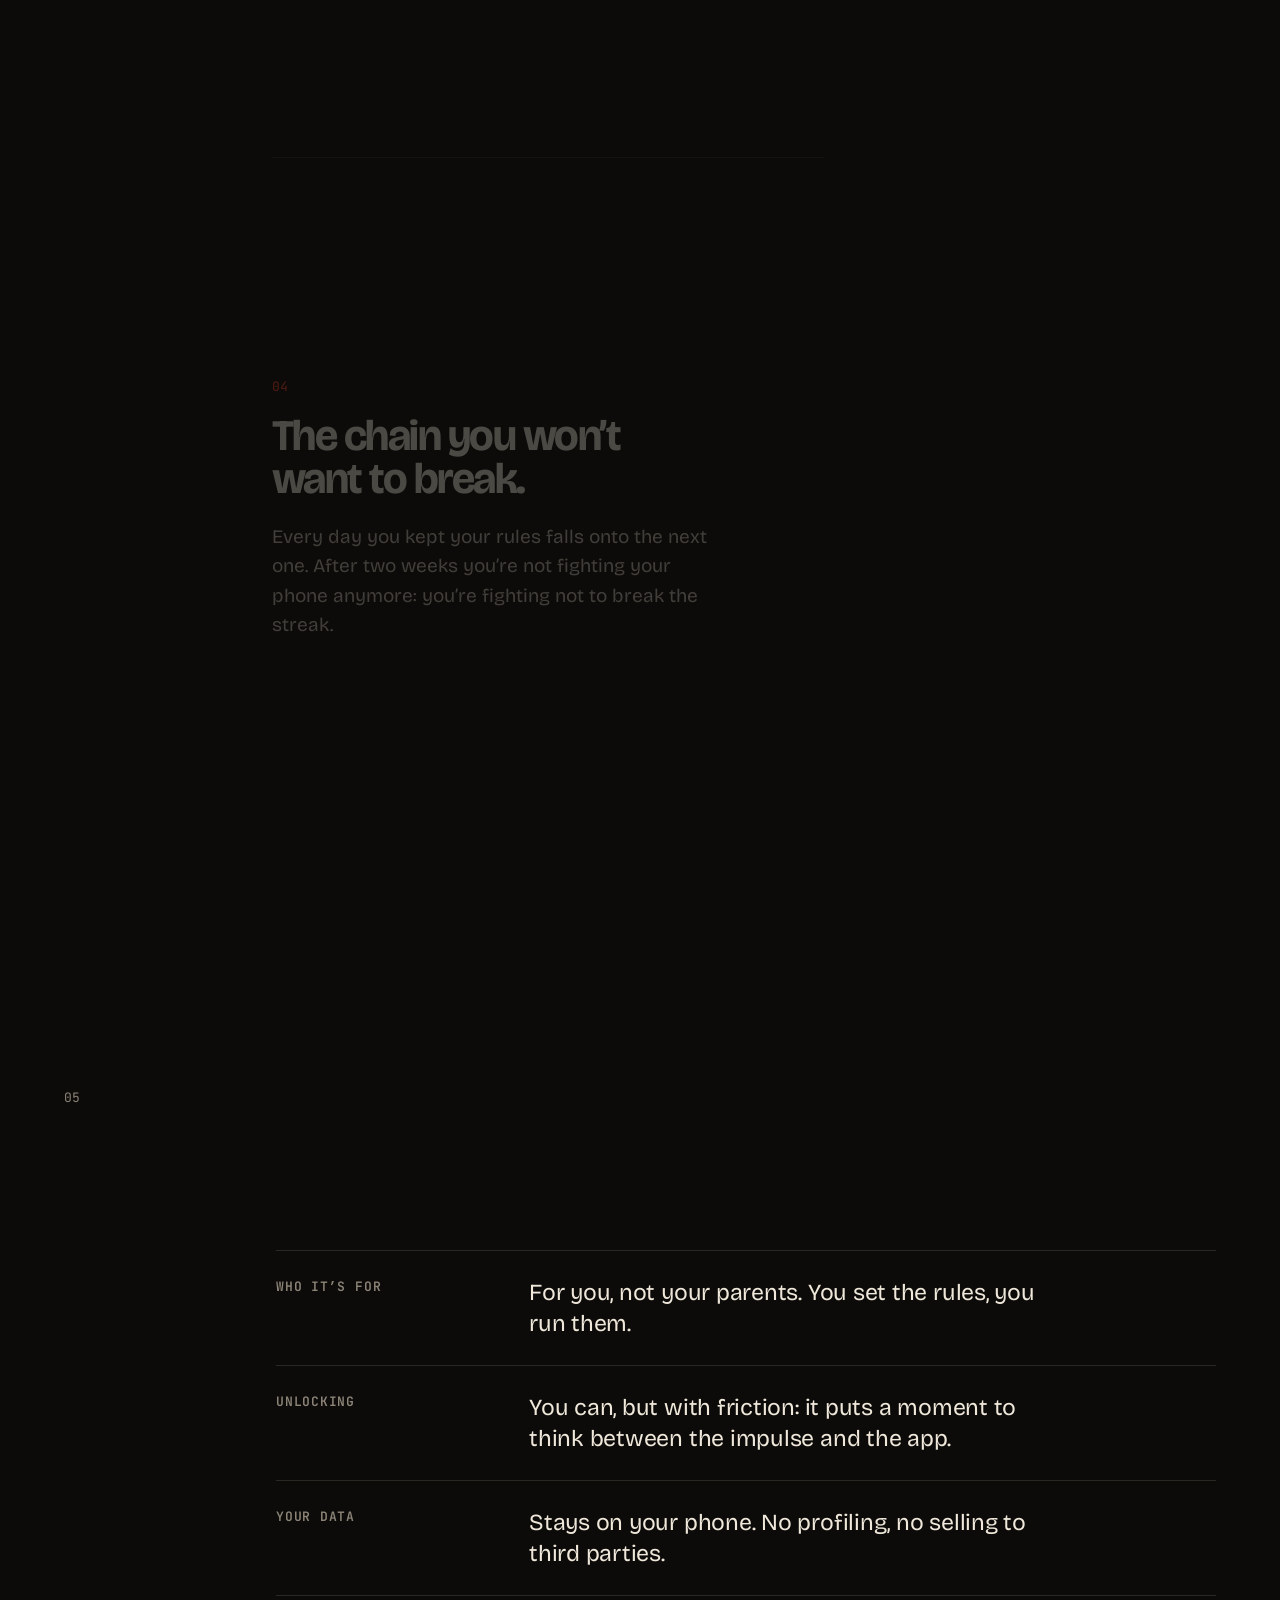
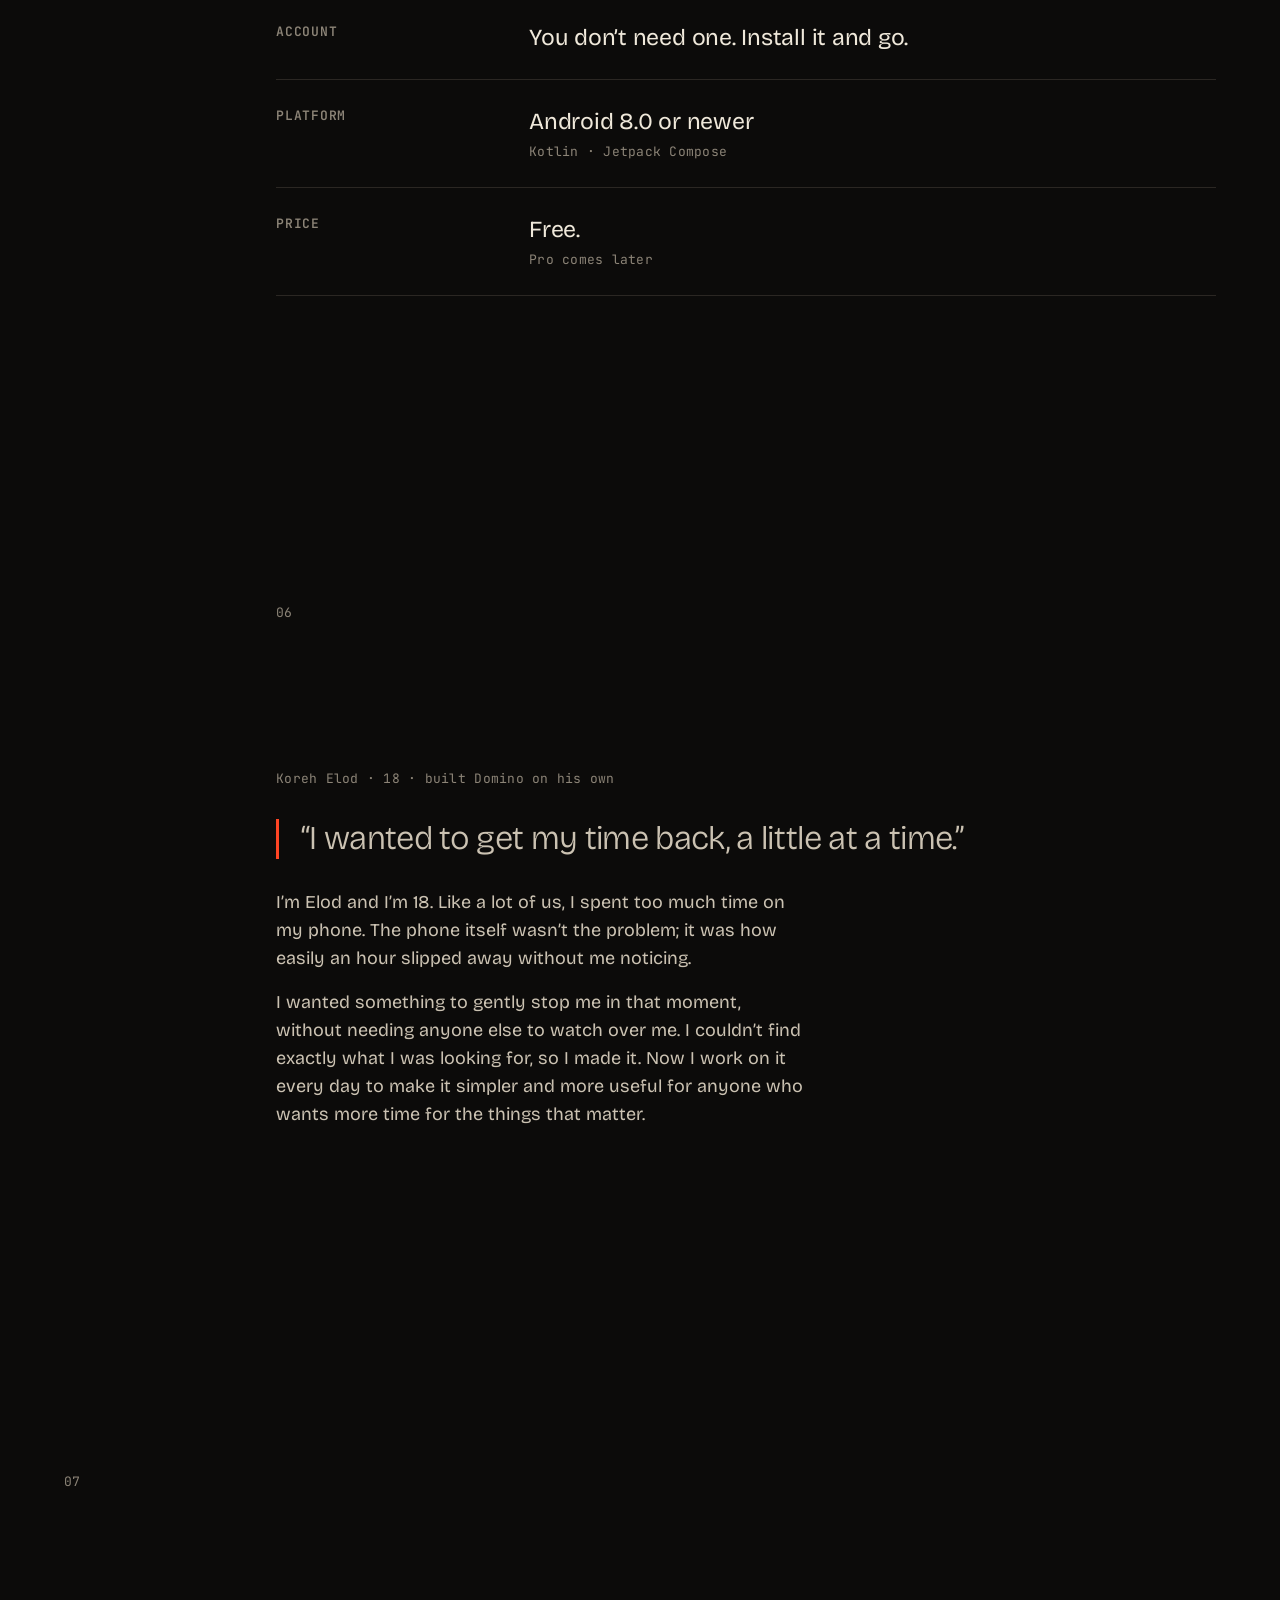
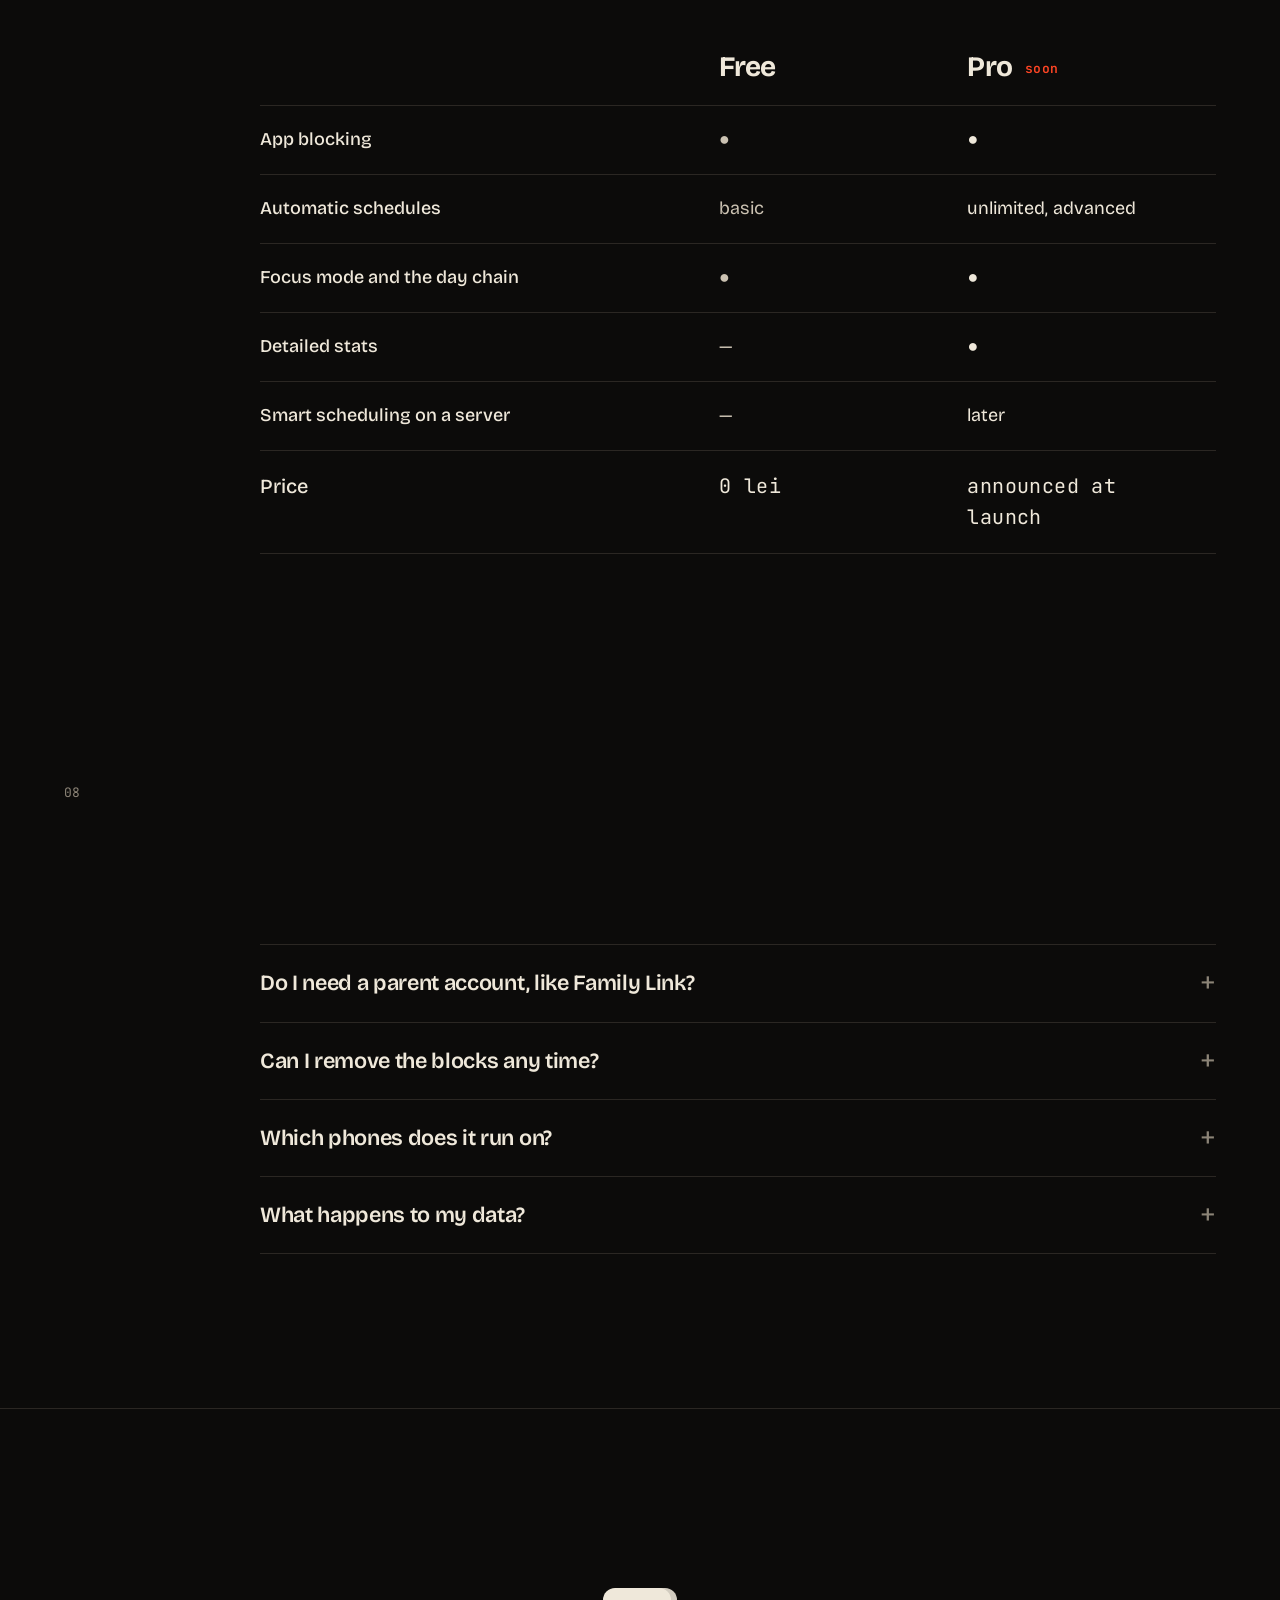
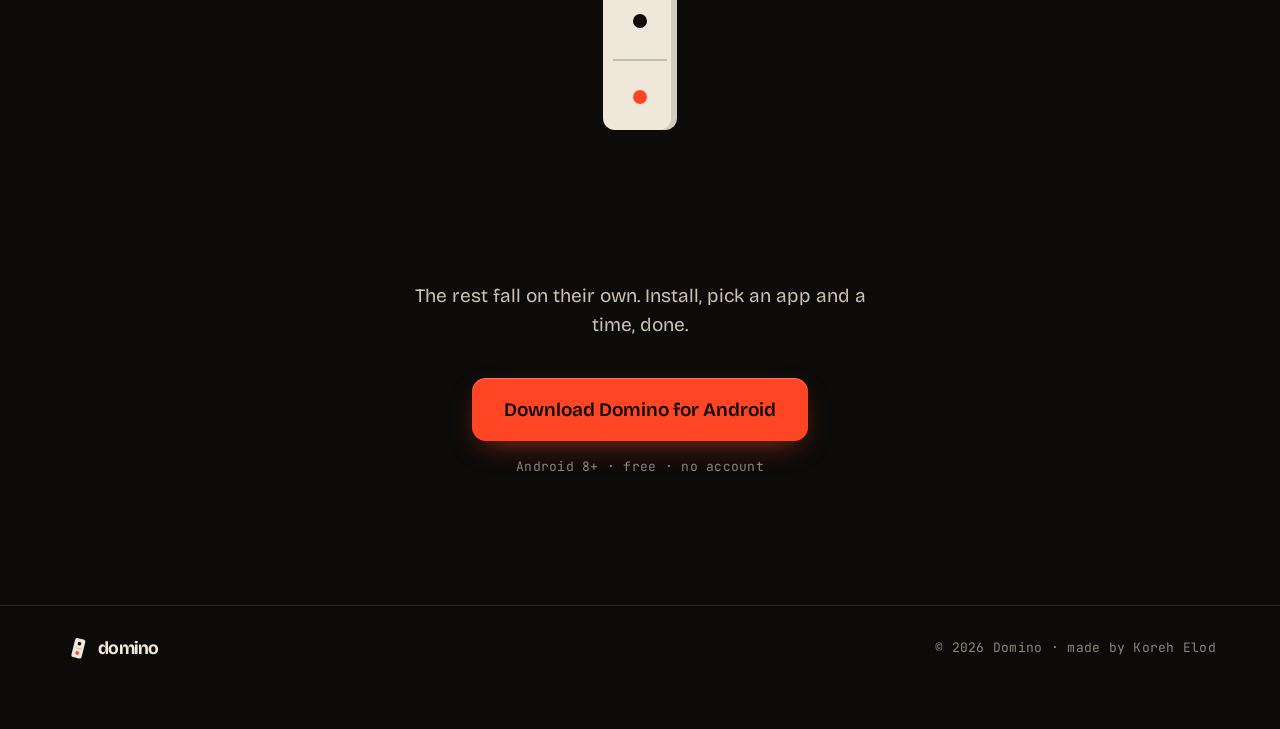
<file: produs.html>
<!doctype html>
<html lang="ro">
<head>
<meta charset="utf-8">
<title>Domino — Cum merge</title>
<meta name="robots" content="noindex">
<link rel="canonical" href="https://elod3.github.io/domino/#cum">
<meta http-equiv="refresh" content="0; url=index.html#cum">
</head>
<body style="background:#0c0b0a;color:#efe8da;font-family:sans-serif">
<p><a href="index.html#cum" style="color:inherit">Cum merge</a></p>
</body>
</html>
</file>
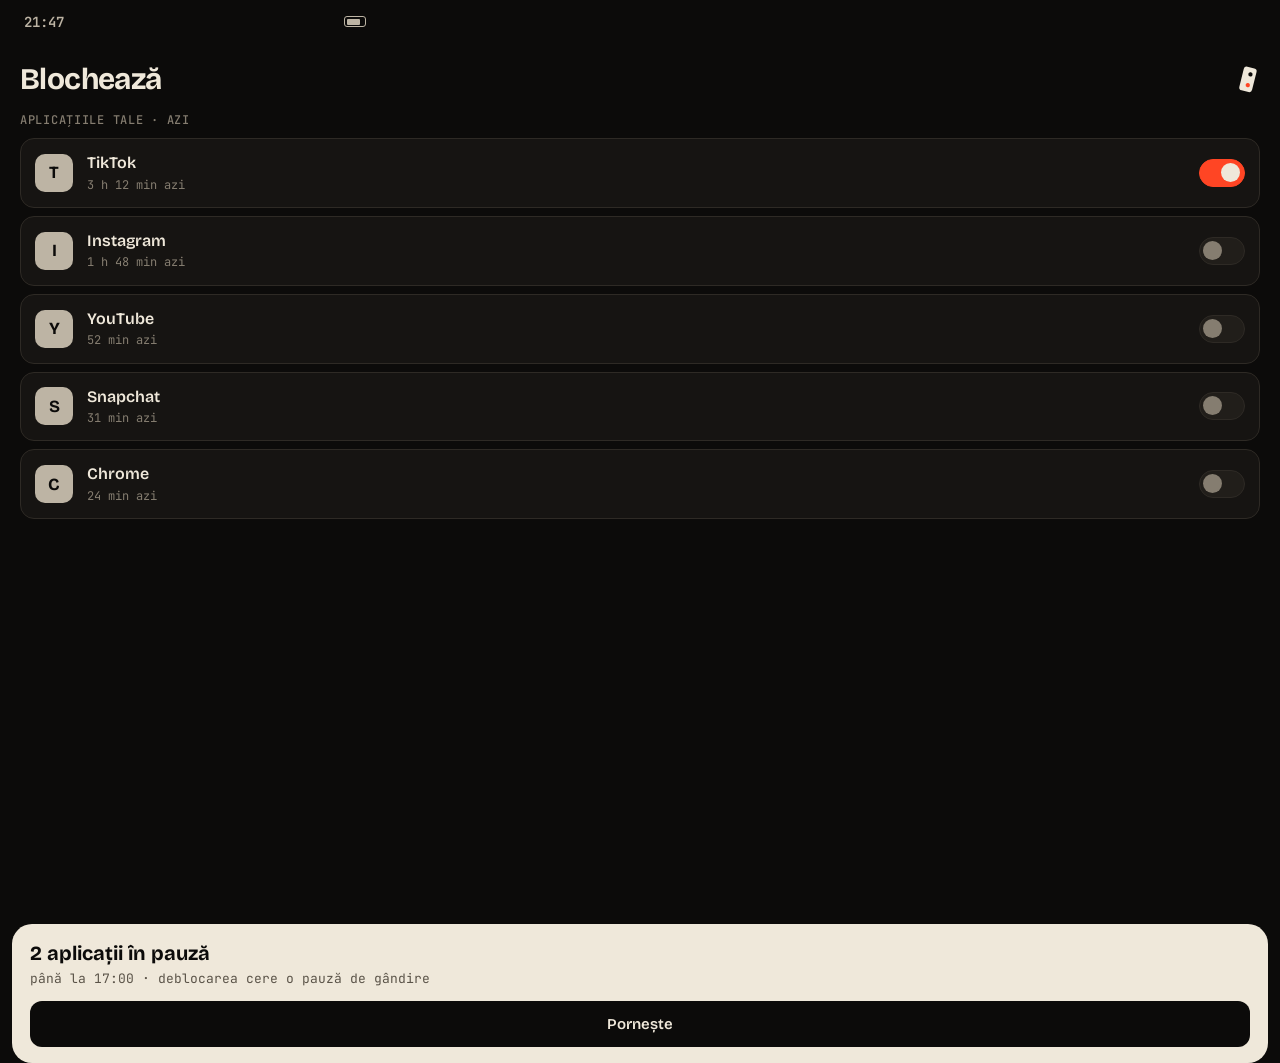
<file: tools/clips/clip.html>
<!doctype html>
<html lang="ro">
<head>
<meta charset="utf-8">
<meta name="viewport" content="width=390">
<title>Clip Domino</title>
<!-- Ecranele aplicației, animate, pentru clipurile din telefonul de pe site.
     Sunt mockup-uri, nu capturi: se înregistrează cu tools/clips/record.js.
     Înlocuiește-le cu înregistrări reale de ecran când le ai. -->
<link rel="stylesheet" href="../../assets/fonts.css">
<style>
:root{
  --ink:#0c0b0a; --ink2:#161412; --ink3:#211e1a; --line:#2e2a25;
  --bone:#efe8da; --bone2:#bdb4a4; --ash:#857d70; --red:#ff4524;
  --f:'Bricolage Grotesque',sans-serif; --m:'JetBrains Mono',monospace;
}
*{box-sizing:border-box;margin:0}
html,body{width:390px;height:844px;overflow:hidden;background:var(--ink);color:var(--bone);font:15px/1.35 var(--f);-webkit-font-smoothing:antialiased}
.sb{height:44px;display:flex;align-items:center;justify-content:space-between;padding:0 24px;font:600 14px var(--m);color:var(--bone2)}
.sb i{display:inline-block;width:22px;height:11px;border:1.5px solid var(--bone2);border-radius:3px;position:relative}
.sb i::after{content:"";position:absolute;inset:1.5px 5px 1.5px 1.5px;background:var(--bone2);border-radius:1px}
.app{position:absolute;inset:44px 0 0;padding:14px 20px}
.top{display:flex;align-items:center;justify-content:space-between;margin:6px 0 18px}
.top h1{font:700 30px/1 var(--f);letter-spacing:-.02em}
.mark{width:30px;height:30px}
.sub{color:var(--ash);font:500 12px var(--m);letter-spacing:.06em;text-transform:uppercase;margin-bottom:10px}
.row{display:flex;align-items:center;gap:14px;padding:13px 14px;background:var(--ink2);border:1px solid var(--line);border-radius:14px;margin-bottom:8px}
.ic{width:38px;height:38px;border-radius:10px;display:grid;place-items:center;font:700 17px var(--f);color:var(--ink);background:var(--bone2)}
.row b{font-weight:600;font-size:16px;display:block}
.row small{color:var(--ash);font:12px var(--m)}
.row .grow{flex:1}
.tg{width:46px;height:28px;border-radius:14px;background:var(--ink3);border:1.5px solid var(--line);position:relative;transition:background .25s}
.tg::after{content:"";position:absolute;top:3px;left:3px;width:19px;height:19px;border-radius:50%;background:var(--ash);transition:transform .3s cubic-bezier(.3,1.4,.5,1),background .25s}
.tg.on{background:var(--red);border-color:var(--red)}
.tg.on::after{transform:translateX(18px);background:var(--bone)}
.sheet{position:absolute;left:12px;right:12px;bottom:18px;background:var(--bone);color:var(--ink);border-radius:20px;padding:18px 18px 16px;transform:translateY(130%);transition:transform .55s cubic-bezier(.2,1,.3,1)}
.sheet.in{transform:none}
.sheet b{font:700 20px/1.1 var(--f);display:block;margin-bottom:6px}
.sheet p{font:13px var(--m);color:#5a5348}
.btn{display:block;text-align:center;margin-top:14px;padding:13px;border-radius:12px;background:var(--ink);color:var(--bone);font-weight:600}
.tap{position:absolute;width:46px;height:46px;border-radius:50%;background:rgba(239,232,218,.35);border:2px solid rgba(239,232,218,.8);transform:translate(-50%,-50%) scale(.2);opacity:0;pointer-events:none;z-index:50}
.tap.go{animation:tap .55s ease-out}
@keyframes tap{0%{opacity:1;transform:translate(-50%,-50%) scale(.3)}100%{opacity:0;transform:translate(-50%,-50%) scale(1.4)}}
.screen{position:absolute;inset:0;transition:opacity .45s, transform .45s}
.hide{opacity:0;transform:scale(.97);pointer-events:none}

/* ecranul de blocare */
.block{position:absolute;inset:0;background:var(--ink);display:flex;flex-direction:column;align-items:center;justify-content:center;text-align:center;padding:40px}
.bigtile{width:92px;height:176px;border-radius:14px;background:var(--bone);position:relative;margin-bottom:34px;transform-origin:50% 100%}
.bigtile::before{content:"";position:absolute;left:12px;right:12px;top:50%;height:2px;background:#bfb6a5}
.pip{position:absolute;width:16px;height:16px;border-radius:50%;background:var(--ink)}
.block h2{font:700 34px/1.02 var(--f);letter-spacing:-.02em;margin-bottom:12px}
.block p{color:var(--bone2);font:14px/1.5 var(--m)}
.block .left{margin-top:26px;font:600 44px var(--m);color:var(--red)}

/* programe */
.rule{padding:16px;background:var(--ink2);border:1px solid var(--line);border-radius:16px;margin-bottom:10px}
.rule .h{display:flex;justify-content:space-between;align-items:baseline}
.rule b{font:650 18px var(--f)}
.rule .t{font:600 15px var(--m);color:var(--bone)}
.days{display:flex;gap:6px;margin-top:12px}
.days span{width:34px;height:30px;border-radius:8px;display:grid;place-items:center;font:600 12px var(--m);color:var(--ash);border:1px solid var(--line);transition:.25s}
.days span.on{background:var(--bone);color:var(--ink);border-color:var(--bone)}
.bar24{height:26px;border-radius:7px;background:var(--ink3);position:relative;margin-top:14px;overflow:hidden}
.bar24 i{position:absolute;top:0;bottom:0;background:var(--red);opacity:.9}
.bar24 em{position:absolute;top:0;bottom:0;background:var(--bone2);opacity:.55}
.ticks{display:flex;justify-content:space-between;font:11px var(--m);color:var(--ash);margin-top:6px}
.new{border-style:dashed;border-color:var(--ash);background:transparent}
.typed{font:650 18px var(--f);min-height:24px}
.caret{display:inline-block;width:2px;height:20px;background:var(--red);vertical-align:-3px;margin-left:2px;animation:bl 1s steps(1) infinite}
@keyframes bl{50%{opacity:0}}
.fab{position:absolute;right:22px;bottom:26px;height:56px;padding:0 22px;border-radius:18px;background:var(--red);color:var(--ink);font:700 16px var(--f);display:flex;align-items:center;gap:10px}

/* focus */
.ring{width:290px;height:290px;margin:34px auto 26px;position:relative}
.ring svg{width:100%;height:100%;transform:rotate(-90deg)}
.ring .n{position:absolute;inset:0;display:flex;flex-direction:column;align-items:center;justify-content:center}
.ring .n b{font:600 62px var(--m);letter-spacing:-.04em}
.ring .n small{font:12px var(--m);color:var(--ash);letter-spacing:.08em;text-transform:uppercase;margin-top:4px}
.chips{display:flex;gap:8px;justify-content:center;margin-bottom:22px}
.chips span{padding:9px 14px;border-radius:10px;border:1px solid var(--line);font:600 13px var(--m);color:var(--bone2)}
.chips span.on{background:var(--bone);color:var(--ink);border-color:var(--bone)}
.mini{display:flex;gap:6px;justify-content:center;align-items:flex-end;height:44px}
.mini i{width:14px;height:28px;border-radius:3px;background:var(--ink3);border:1px solid var(--line);transform-origin:100% 100%;transition:transform .45s cubic-bezier(.5,0,.6,1.4),background .3s}
.mini i.f{background:var(--bone);transform:rotate(62deg)}
.status{margin-top:22px;text-align:center;font:13px var(--m);color:var(--ash)}
.status b{color:var(--red);font-weight:600}

/* streak */
.big{display:flex;align-items:baseline;gap:10px;margin:4px 0 4px}
.big b{font:700 88px/1 var(--f);letter-spacing:-.05em}
.big span{font:600 18px var(--f);color:var(--bone2)}
.rec{font:13px var(--m);color:var(--ash);margin-bottom:22px}
.grid{display:grid;grid-template-columns:repeat(6,1fr);gap:12px 10px;padding-right:30px}
.d{height:66px;position:relative}
.d i{position:absolute;left:50%;bottom:0;width:26px;height:56px;margin-left:-13px;border-radius:5px;background:var(--ink3);border:1px solid var(--line);transform-origin:100% 100%;transition:transform .5s cubic-bezier(.55,0,.7,1.3),background .3s,border-color .3s}
.d i::before{content:"";position:absolute;left:4px;right:4px;top:50%;height:1px;background:var(--line)}
.d.done i{background:var(--bone);border-color:var(--bone);transform:rotate(64deg)}
.d.today i{border-color:var(--red);box-shadow:0 0 0 2px rgba(255,69,36,.35)}
.d small{position:absolute;left:0;right:0;bottom:-16px;text-align:center;font:10px var(--m);color:var(--ash)}
</style>
</head>
<body>
<div class="sb"><span>21:47</span><span><i></i></span></div>
<div id="root"></div>
<div class="tap" id="tap"></div>
<script>
const logo = '<svg class="mark" viewBox="0 0 32 32"><rect x="9" y="3" width="14" height="26" rx="3.2" fill="#efe8da" transform="rotate(14 16 29)"/><circle cx="17.3" cy="10.2" r="2.3" fill="#0c0b0a" transform="rotate(14 16 29)"/><circle cx="17.3" cy="22" r="2.3" fill="#ff4524" transform="rotate(14 16 29)"/></svg>';
const Z = +(new URLSearchParams(location.search).get('z') || 1);
if (Z !== 1) document.documentElement.style.zoom = Z;
const $ = (s) => document.querySelector(s);
const wait = (ms) => new Promise((r) => setTimeout(r, ms));
function tap(el){
  const r = (typeof el === 'string' ? $(el) : el).getBoundingClientRect();
  // cu zoom, Chrome dă coordonatele deja înmulțite; tap-ul stă în pagina ne-zoom-uită
  const t = $('#tap');
  t.style.left = ((r.left + r.width / 2) / Z) + 'px'; t.style.top = ((r.top + r.height / 2) / Z) + 'px';
  t.classList.remove('go'); void t.offsetWidth; t.classList.add('go');
}
const clip = new URLSearchParams(location.search).get('c') || 'blocare';

const scenes = {
  async blocare(){
    const apps = [['T','TikTok','3 h 12 min azi'],['I','Instagram','1 h 48 min azi'],['Y','YouTube','52 min azi'],['S','Snapchat','31 min azi'],['C','Chrome','24 min azi']];
    $('#root').innerHTML = `<div class="screen" id="list"><div class="app">
      <div class="top"><h1>Blochează</h1>${logo}</div>
      <div class="sub">Aplicațiile tale · azi</div>
      ${apps.map(([l,n,t],i)=>`<div class="row"><div class="ic">${l}</div><div class="grow"><b>${n}</b><small>${t}</small></div><div class="tg" id="t${i}"></div></div>`).join('')}
      </div>
      <div class="sheet" id="sheet"><b>2 aplicații în pauză</b><p>până la 17:00 · deblocarea cere o pauză de gândire</p><div class="btn">Pornește</div></div></div>
      <div class="screen hide" id="blk"><div class="block">
        <div class="bigtile" id="bt"><span class="pip" style="left:38px;top:30px"></span><span class="pip" style="left:38px;top:130px;background:var(--red)"></span></div>
        <h2>TikTok e în pauză.</h2><p>Ai ales asta la 14:02.<br>Lanțul tău: 12 zile.</p><div class="left" id="left">2:14:08</div>
      </div></div>`;
    await wait(700); tap('#t0'); await wait(150); $('#t0').classList.add('on');
    await wait(700); tap('#t1'); await wait(150); $('#t1').classList.add('on');
    await wait(500); $('#sheet').classList.add('in');
    await wait(1100); tap('#sheet .btn');
    await wait(500); $('#list').classList.add('hide'); $('#blk').classList.remove('hide');
    let s = 2*3600+14*60+8; const el = $('#left');
    for (let k = 0; k < 16; k++){ await wait(160); s--; el.textContent = `${Math.floor(s/3600)}:${String(Math.floor(s%3600/60)).padStart(2,'0')}:${String(s%60).padStart(2,'0')}`; }
  },

  async program(){
    $('#root').innerHTML = `<div class="app">
      <div class="top"><h1>Programe</h1>${logo}</div>
      <div class="rule"><div class="h"><b>Somn</b><span class="t">22:30 – 07:00</span></div>
        <div class="bar24"><em style="left:0;width:29%"></em><em style="left:93.7%;width:6.3%"></em></div>
        <div class="ticks"><span>00</span><span>06</span><span>12</span><span>18</span><span>24</span></div></div>
      <div class="rule new" id="nr"><div class="h"><span class="typed" id="ty"></span><span class="t" id="tt">—</span></div>
        <div class="bar24"><i id="seg" style="left:33.3%;width:0"></i></div>
        <div class="days" id="days">${['L','Ma','Mi','J','V','S','D'].map((d)=>`<span>${d}</span>`).join('')}</div></div>
      <div class="fab" id="fab">Salvează</div></div>`;
    const txt = 'Școală, fără social media'; const ty = $('#ty');
    await wait(400);
    for (let i = 0; i <= txt.length; i++){ ty.innerHTML = txt.slice(0, i) + '<span class="caret"></span>'; await wait(48); }
    await wait(250);
    const seg = $('#seg'); seg.style.transition = 'width 1s cubic-bezier(.3,1,.4,1)'; seg.style.width = '25%';
    const tt = $('#tt');
    for (let h = 8; h <= 14; h++){ tt.textContent = `08:00 – ${String(h).padStart(2,'0')}:00`; await wait(120); }
    const days = [...document.querySelectorAll('#days span')];
    for (let i = 0; i < 5; i++){ tap(days[i]); days[i].classList.add('on'); await wait(230); }
    await wait(300); tap('#fab'); ty.innerHTML = txt;
    const nr = $('#nr'); nr.classList.remove('new'); nr.style.transition = 'border-color .4s'; nr.style.borderColor = '#ff4524';
    await wait(2200);
  },

  async focus(){
    const C = 2 * Math.PI * 130;
    $('#root').innerHTML = `<div class="app">
      <div class="top"><h1>Focus</h1>${logo}</div>
      <div class="chips"><span>25 min</span><span class="on" id="c90">90 min</span><span>Liber</span></div>
      <div class="ring"><svg viewBox="0 0 290 290"><circle cx="145" cy="145" r="130" fill="none" stroke="#211e1a" stroke-width="14"/>
        <circle id="arc" cx="145" cy="145" r="130" fill="none" stroke="#efe8da" stroke-width="14" stroke-linecap="round" stroke-dasharray="${C}" stroke-dashoffset="0"/></svg>
        <div class="n"><b id="tm">90:00</b><small>telefonul tace</small></div></div>
      <div class="mini" id="mini">${'<i></i>'.repeat(12)}</div>
      <div class="status" id="st">notificări oprite · <b>6 aplicații în pauză</b></div></div>`;
    await wait(500);
    const arc = $('#arc'), tm = $('#tm'), mini = [...document.querySelectorAll('#mini i')];
    const total = 90 * 60; const steps = 60;
    for (let k = 1; k <= steps; k++){
      const left = Math.round(total * (1 - k / steps));
      tm.textContent = `${String(Math.floor(left / 60)).padStart(2, '0')}:${String(left % 60).padStart(2, '0')}`;
      arc.setAttribute('stroke-dashoffset', (C * k / steps).toFixed(1));
      const f = Math.floor(k / steps * 12); mini.forEach((m, i) => m.classList.toggle('f', i < f));
      await wait(85);
    }
    tm.textContent = 'gata'; $('#st').innerHTML = 'sesiune încheiată · <b>+1 piesă în lanț</b>';
    await wait(1600);
  },

  async streak(){
    const n = 30, today = 12;
    $('#root').innerHTML = `<div class="app">
      <div class="top"><h1>Lanțul tău</h1>${logo}</div>
      <div class="big"><b id="cnt">0</b><span>zile la rând</span></div>
      <div class="rec">record: 19 zile · septembrie</div>
      <div class="grid">${Array.from({length:n},(_,i)=>`<div class="d${i===today-1?' today':''}"><i></i><small>${i+1}</small></div>`).join('')}</div></div>`;
    await wait(500);
    const ds = [...document.querySelectorAll('.d')], cnt = $('#cnt');
    for (let i = 0; i < today; i++){ ds[i].classList.add('done'); cnt.textContent = i + 1; await wait(i < today - 1 ? 150 : 0); }
    await wait(2900);
  }
};
window.__done = false;
scenes[clip]().then(() => { window.__done = true; });
</script>
</body>
</html>
</file>
<file: assets/fonts.css>
/* Găzduite local: Bricolage Grotesque (variabil, titluri și text) și JetBrains Mono (doar cifre și date) */
@font-face{font-family:'Bricolage Grotesque';font-style:normal;font-weight:300 800;font-display:swap;src:url(fonts/bricolage-grotesque-300_800-latin-ext.woff2) format('woff2');unicode-range:U+0100-02BA, U+02BD-02C5, U+02C7-02CC, U+02CE-02D7, U+02DD-02FF, U+0304, U+0308, U+0329, U+1D00-1DBF, U+1E00-1E9F, U+1EF2-1EFF, U+2020, U+20A0-20AB, U+20AD-20C0, U+2113, U+2C60-2C7F, U+A720-A7FF}
@font-face{font-family:'Bricolage Grotesque';font-style:normal;font-weight:300 800;font-display:swap;src:url(fonts/bricolage-grotesque-300_800-latin.woff2) format('woff2');unicode-range:U+0000-00FF, U+0131, U+0152-0153, U+02BB-02BC, U+02C6, U+02DA, U+02DC, U+0304, U+0308, U+0329, U+2000-206F, U+20AC, U+2122, U+2191, U+2193, U+2212, U+2215, U+FEFF, U+FFFD}
@font-face{font-family:'JetBrains Mono';font-style:normal;font-weight:400 600;font-display:swap;src:url(fonts/jetbrains-mono-400-latin-ext.woff2) format('woff2');unicode-range:U+0100-02BA, U+02BD-02C5, U+02C7-02CC, U+02CE-02D7, U+02DD-02FF, U+0304, U+0308, U+0329, U+1D00-1DBF, U+1E00-1E9F, U+1EF2-1EFF, U+2020, U+20A0-20AB, U+20AD-20C0, U+2113, U+2C60-2C7F, U+A720-A7FF}
@font-face{font-family:'JetBrains Mono';font-style:normal;font-weight:400 600;font-display:swap;src:url(fonts/jetbrains-mono-400-latin.woff2) format('woff2');unicode-range:U+0000-00FF, U+0131, U+0152-0153, U+02BB-02BC, U+02C6, U+02DA, U+02DC, U+0304, U+0308, U+0329, U+2000-206F, U+20AC, U+2122, U+2191, U+2193, U+2212, U+2215, U+FEFF, U+FFFD}
</file>
<file: assets/site.css>
/* Domino
   Paleta vine dintr-un domino adevărat: piesa de os (bone), punctele negre, punctul roșu
   de la unele seturi. Roșul apare doar unde trebuie apăsat sau unde cade ceva. */
:root{
  --ink:#0c0b0a; --ink-2:#141210; --ink-3:#1d1a17; --line:#2b2723; --line-2:#3a352f;
  --bone:#efe8da; --bone-2:#cbc2b2; --ash:#8c8477; --red:#ff4524; --red-2:#ff6a4d;
  --f:'Bricolage Grotesque', ui-sans-serif, sans-serif;
  --m:'JetBrains Mono', ui-monospace, monospace;
  --pad:clamp(20px, 5vw, 72px);
  --ease:cubic-bezier(.2,.9,.25,1);
  --fall:cubic-bezier(.55,0,.75,1.25);
}
*,*::before,*::after{box-sizing:border-box}
html{scroll-behavior:smooth;scroll-padding-top:84px}
body{margin:0;background:var(--ink);color:var(--bone);font:400 17px/1.55 var(--f);font-variation-settings:'opsz' 16;
  -webkit-font-smoothing:antialiased;text-rendering:optimizeLegibility}
img,video{display:block;max-width:100%}
a{color:inherit}
h1,h2,h3{margin:0;font-weight:700;font-variation-settings:'opsz' 96;letter-spacing:-.035em;text-wrap:balance}
p{margin:0}
.mono{font-family:var(--m);font-size:13px;letter-spacing:.02em;font-variant-numeric:tabular-nums}
.dim{color:var(--ash)}
.sr{position:absolute;width:1px;height:1px;overflow:hidden;clip:rect(0 0 0 0);white-space:nowrap}
:focus-visible{outline:2px solid var(--red);outline-offset:3px;border-radius:4px}

/* ——— butoane ——— */
.btn{display:inline-flex;align-items:center;justify-content:center;gap:10px;text-decoration:none;
  font:600 16px/1 var(--f);padding:17px 24px;border-radius:12px;border:0;cursor:pointer;
  transition:transform .25s var(--ease), background-color .2s, box-shadow .25s var(--ease)}
.btn--red{background:var(--red);color:var(--ink);box-shadow:0 1px 0 rgba(255,255,255,.25) inset, 0 10px 30px -12px rgba(255,69,36,.7)}
.btn--red:hover{background:var(--red-2);transform:translateY(-2px);box-shadow:0 1px 0 rgba(255,255,255,.25) inset, 0 16px 34px -12px rgba(255,69,36,.8)}
.btn--red:active{transform:translateY(1px) scale(.98)}
.btn--bone{background:var(--bone);color:var(--ink)}
.btn--bone:hover{background:#fff}
.btn--sm{padding:11px 16px;font-size:14px;border-radius:10px}
.btn--xl{padding:22px 32px;font-size:19px;border-radius:14px}
.link{font-weight:600;text-decoration:underline;text-decoration-color:var(--line-2);text-underline-offset:6px;text-decoration-thickness:2px;transition:text-decoration-color .2s}
.link:hover{text-decoration-color:var(--bone)}

/* ——— bara de sus ——— */
.nav{position:fixed;inset:0 0 auto;z-index:20;display:flex;align-items:center;gap:32px;
  padding:16px var(--pad);transition:background-color .3s, border-color .3s;border-bottom:1px solid transparent}
.nav.solid{background:rgba(12,11,10,.94);border-bottom-color:var(--line)}
.brand{display:flex;align-items:center;gap:10px;text-decoration:none;font:700 22px/1 var(--f);letter-spacing:-.04em;font-variation-settings:'opsz' 48}
.nav__links{display:flex;gap:28px;margin-left:auto}
.nav__links a{text-decoration:none;font-size:15px;color:var(--bone-2);transition:color .2s}
.nav__links a:hover{color:var(--bone)}
.nav__end{display:flex;align-items:center;gap:16px}
.lang{display:flex;border:1px solid var(--line-2);border-radius:9px;overflow:hidden}
.lang button{all:unset;cursor:pointer;font:600 12px/1 var(--m);padding:9px 10px;color:var(--ash);transition:color .2s, background-color .2s}
.lang button[aria-pressed="true"]{background:var(--bone);color:var(--ink)}
.lang button:focus-visible{outline:2px solid var(--red);outline-offset:-2px}

/* ——— hero ——— */
.hero{position:relative;min-height:100svh;display:grid;grid-template-rows:1fr auto;overflow:hidden;
  padding:clamp(96px,12vh,120px) var(--pad) 24px}
.hero__video{position:absolute;inset:0 0 0 auto;width:78%;height:100%;object-fit:cover;opacity:.62;
  -webkit-mask-image:linear-gradient(90deg,transparent 0,#000 38%);mask-image:linear-gradient(90deg,transparent 0,#000 38%)}
.hero::after{content:"";position:absolute;inset:auto 0 0;height:38%;background:linear-gradient(0deg,var(--ink) 20%,transparent);pointer-events:none}
.hero__body{position:relative;z-index:2;align-self:center;max-width:980px}
.kicker{color:var(--bone-2);margin-bottom:clamp(14px,2.4vh,26px)}
.hero h1{font-size:clamp(50px, min(7.4vw, 12.5vh), 128px);line-height:.9;letter-spacing:-.045em;max-width:11ch}
.hero h1 em{font-style:normal;color:var(--bone-2);font-weight:300}
.hero__lead{margin-top:clamp(18px,3vh,30px);max-width:40ch;font-size:clamp(18px,1.6vw,21px);color:var(--bone-2);line-height:1.5}
.hero__cta{display:flex;align-items:center;gap:28px;flex-wrap:wrap;margin-top:clamp(22px,3.6vh,38px)}
.meta{margin-top:16px;color:var(--ash)}

/* Lanțul: 30 de piese, fiecare cade peste următoarea. */
.chain{position:relative;z-index:2;margin-top:clamp(24px,4vh,40px)}
.chain__head{display:flex;justify-content:space-between;color:var(--ash);margin-top:12px}
.chain__head b{color:var(--bone);font-weight:600}
.chain__row{all:unset;box-sizing:border-box;cursor:pointer;display:grid;grid-template-columns:repeat(30,1fr);align-items:end;gap:0;width:100%;height:clamp(52px,min(6vw,9vh),88px);
  border-bottom:2px solid var(--line-2);padding-right:calc(100% / 30 * .6)}
.chain__row:focus-visible{outline:2px solid var(--red);outline-offset:8px}
.tile{justify-self:center;width:clamp(12px,1.25vw,20px);height:100%;border-radius:4px;background:var(--bone);position:relative;
  transform-origin:100% 100%;transition:transform .42s var(--fall), background-color .3s;
  box-shadow:inset -3px 0 0 rgba(0,0,0,.14)}
.tile::before{content:"";position:absolute;left:3px;right:3px;top:50%;height:1px;background:rgba(12,11,10,.22)}
.tile::after{content:"";position:absolute;left:50%;top:22%;width:5px;height:5px;margin-left:-2.5px;border-radius:50%;background:var(--ink);box-shadow:0 calc(clamp(52px,min(6vw,9vh),88px) * .5) 0 var(--ink)}
.tile:nth-child(7n+3)::after{box-shadow:0 calc(clamp(52px,min(6vw,9vh),88px) * .5) 0 var(--red)}
.tile.down{transform:rotate(72deg)}
.tile.first{animation:wobble 2.6s var(--ease) infinite}
.chain.go .tile.first{animation:none}
@keyframes wobble{0%,62%,100%{transform:rotate(0)}70%{transform:rotate(12deg)}78%{transform:rotate(-3deg)}86%{transform:rotate(5deg)}93%{transform:rotate(0)}}
.chain__hint{color:var(--red);margin-bottom:10px;padding-left:18px;position:relative;transition:opacity .3s}
.chain__hint::before{content:"";position:absolute;left:5px;top:3px;bottom:-12px;width:1.5px;background:var(--red)}
.chain.go .chain__hint{opacity:0}

/* ——— antet de secțiune: număr de catalog + titlu ——— */
.sec-head{display:grid;grid-template-columns:minmax(80px,1fr) 5fr;gap:24px;align-items:baseline;margin-bottom:clamp(40px,6vw,80px)}
.idx{color:var(--ash)}
.sec-head h2{font-size:clamp(34px,4.8vw,72px);line-height:.98;max-width:16ch}
section{position:relative}

/* ——— cum merge: lista curge, telefonul stă fix ——— */
.how{padding:clamp(90px,12vw,170px) var(--pad) 40px}
.how__grid{display:grid;grid-template-columns:minmax(80px,1fr) 3fr 2fr;gap:24px}
.how__list{grid-column:2;list-style:none;margin:0;padding:0}
.step{min-height:78vh;display:flex;flex-direction:column;justify-content:center;padding:40px 0;border-top:1px solid var(--line);
  opacity:.28;transition:opacity .5s var(--ease)}
.step.on{opacity:1}
.step__n{color:var(--red);margin-bottom:18px}
.step h3{font-size:clamp(30px,3.4vw,52px);line-height:1;max-width:14ch}
.step p{margin-top:20px;max-width:38ch;color:var(--bone-2);font-size:19px}
.step__video{display:none}
.phone{grid-column:3;position:sticky;top:calc(50vh - min(34vh, 330px));height:min(68vh,660px);align-self:start;justify-self:center;aspect-ratio:390/844;
  border-radius:44px;padding:11px;background:linear-gradient(160deg,#2a2622,#0f0e0c 55%,#23201c);
  box-shadow:0 0 0 1px #3d3832, 0 40px 80px -30px rgba(0,0,0,.9), 0 0 120px -40px rgba(239,232,218,.12)}
.phone__screen{position:relative;width:100%;height:100%;border-radius:34px;overflow:hidden;background:var(--ink)}
.phone__screen video{position:absolute;inset:0;width:100%;height:100%;object-fit:cover;opacity:0;transform:scale(1.02);transition:opacity .45s, transform .6s var(--ease)}
.phone__screen video.on{opacity:1;transform:none}
.phone__dots{position:absolute;left:0;right:0;bottom:-30px;display:flex;justify-content:center;gap:8px}
.phone__dots i{width:18px;height:4px;border-radius:2px;background:var(--line-2);transition:background-color .3s, width .3s var(--ease)}
.phone__dots i.on{background:var(--bone);width:30px}

/* ——— fișa tehnică ——— */
.spec{padding:clamp(90px,12vw,160px) var(--pad)}
.spec__table{margin:0;display:grid;grid-template-columns:minmax(80px,1fr) 5fr;gap:0 24px}
.spec__table div{grid-column:2;display:grid;grid-template-columns:minmax(150px,1fr) 3fr;gap:24px;padding:26px 0;border-top:1px solid var(--line)}
.spec__table div:last-child{border-bottom:1px solid var(--line)}
.spec__table dt{font:600 13px/1.6 var(--m);color:var(--ash);text-transform:uppercase;letter-spacing:.06em}
.spec__table dd{margin:0;font-size:clamp(19px,1.8vw,24px);line-height:1.35;max-width:36ch;letter-spacing:-.01em}
.spec__table dd .mono{display:block;margin-top:6px}

/* ——— fondator ——— */
.founder{display:grid;grid-template-columns:minmax(80px,1fr) 5fr;gap:24px;padding:clamp(90px,12vw,160px) var(--pad)}
.founder__text{grid-column:2}
.founder .founder__by{margin-top:14px;color:var(--ash);font-size:13px;max-width:none}
.founder__text .idx{display:block;margin-bottom:22px}
.founder h2{font-size:clamp(34px,4.4vw,64px);line-height:.98;max-width:13ch}
.founder blockquote{margin:30px 0;font:300 clamp(24px,2.6vw,36px)/1.2 var(--f);letter-spacing:-.02em;color:var(--bone-2);
  padding-left:22px;border-left:3px solid var(--red)}
.founder p{max-width:44ch;color:var(--bone-2);margin-top:16px;font-size:18px}

/* ——— prețuri ——— */
.pricing{padding:clamp(90px,12vw,160px) var(--pad) 40px}
.plans{width:100%;border-collapse:collapse;margin-left:auto;max-width:calc(100% * 5 / 6 - 4px);font-size:18px}
.plans th,.plans td{text-align:left;padding:20px 16px 20px 0;border-top:1px solid var(--line);vertical-align:baseline}
.plans thead th{font:700 clamp(22px,2.2vw,30px)/1 var(--f);letter-spacing:-.03em;border-top:0;padding-bottom:24px}
.plans tbody th{font-weight:500;color:var(--bone)}
.plans td{color:var(--bone-2);width:26%}
.plans td:last-child{color:var(--bone)}
.soon{display:inline-block;vertical-align:middle;margin-left:8px;color:var(--red);font-weight:600}
.plans__price th,.plans__price td{border-bottom:1px solid var(--line);font-size:20px;color:var(--bone)}

/* ——— întrebări ——— */
.faq{padding:clamp(90px,12vw,160px) var(--pad)}
.faq__list{margin-left:auto;max-width:calc(100% * 5 / 6 - 4px)}
.faq details{border-top:1px solid var(--line)}
.faq details:last-child{border-bottom:1px solid var(--line)}
.faq summary{cursor:pointer;list-style:none;display:flex;justify-content:space-between;gap:20px;padding:24px 0;
  font:600 clamp(19px,1.7vw,23px)/1.3 var(--f);letter-spacing:-.015em}
.faq summary::-webkit-details-marker{display:none}
.faq summary::after{content:"+";font:400 26px/1 var(--m);color:var(--ash);transition:transform .3s var(--ease)}
.faq details[open] summary::after{transform:rotate(45deg);color:var(--red)}
.faq details p{padding:0 0 26px;max-width:56ch;color:var(--bone-2)}

/* ——— final ——— */
.final{padding:clamp(110px,14vw,200px) var(--pad) clamp(90px,10vw,140px);text-align:center;display:flex;flex-direction:column;align-items:center;
  border-top:1px solid var(--line);overflow:hidden}
.final__tile{width:74px;height:142px;border-radius:12px;background:var(--bone);position:relative;margin-bottom:46px;transform-origin:100% 100%;
  transition:transform .6s var(--fall);box-shadow:inset -6px 0 0 rgba(0,0,0,.12)}
.final__tile::before{content:"";position:absolute;left:10px;right:10px;top:50%;height:2px;background:rgba(12,11,10,.2)}
.final__tile i{position:absolute;left:50%;width:14px;height:14px;margin-left:-7px;border-radius:50%;background:var(--ink);top:26px}
.final__tile i + i{top:auto;bottom:26px;background:var(--red)}
.final.lean .final__tile{transform:rotate(16deg)}
.final.fell .final__tile{transform:rotate(90deg) translateY(10px)}
.final h2{font-size:clamp(46px,7vw,112px);line-height:.92;letter-spacing:-.045em}
.final h2 em{font-style:normal;color:var(--red)}
.final > p:not(.meta){margin:22px 0 38px;color:var(--bone-2);font-size:19px;max-width:40ch}

.foot{display:flex;justify-content:space-between;align-items:center;gap:20px;flex-wrap:wrap;padding:30px var(--pad) 40px;border-top:1px solid var(--line);color:var(--ash)}
.foot .brand{font-size:18px;color:var(--bone)}

/* ——— intrări la scroll, doar pe titluri; restul stă pe loc ——— */
.js .sec-head h2, .js .founder h2, .js .final h2{clip-path:inset(0 0 100% 0);transform:translateY(24px);transition:clip-path .9s var(--ease), transform .9s var(--ease)}
.js .in h2, .js h2.in{clip-path:inset(0 0 -10% 0);transform:none}

/* ——— ecrane mici ——— */
@media (max-width: 960px){
  .nav__links{display:none}
  .hero__video{width:100%;opacity:.4}
  .sec-head,.spec__table{grid-template-columns:1fr}
  .spec__table div{grid-column:1;grid-template-columns:1fr;gap:6px}
  .how__grid{grid-template-columns:1fr}
  .how__list{grid-column:1}
  .phone{display:none}
  .step{min-height:auto;opacity:1;padding:48px 0}
  .step__video{display:block;margin-top:30px;width:min(300px,78vw);aspect-ratio:390/844;height:auto;object-fit:cover;border-radius:28px;
    border:9px solid #1d1a17;box-shadow:0 0 0 1px #3d3832, 0 30px 60px -30px #000}
  .founder{grid-template-columns:1fr}
  .founder__text{grid-column:1}
  .plans,.faq__list{max-width:none}
  .plans td{width:30%}
}
@media (max-width: 560px){
  .nav{gap:12px}
  .nav .btn--sm{display:none}
  .hero{padding-top:104px}
  .hero__cta{gap:20px}
  .chain__row{grid-template-columns:repeat(15,1fr)}
  .tile:nth-child(n+16){display:none}
  .plans{font-size:15px}
  .plans th,.plans td{padding-right:8px}
}
@media (prefers-reduced-motion: reduce){
  html{scroll-behavior:auto}
  *,*::before,*::after{animation:none !important;transition-duration:.01s !important}
  .js .sec-head h2,.js .founder h2,.js .final h2{clip-path:none;transform:none}
}
</file>
